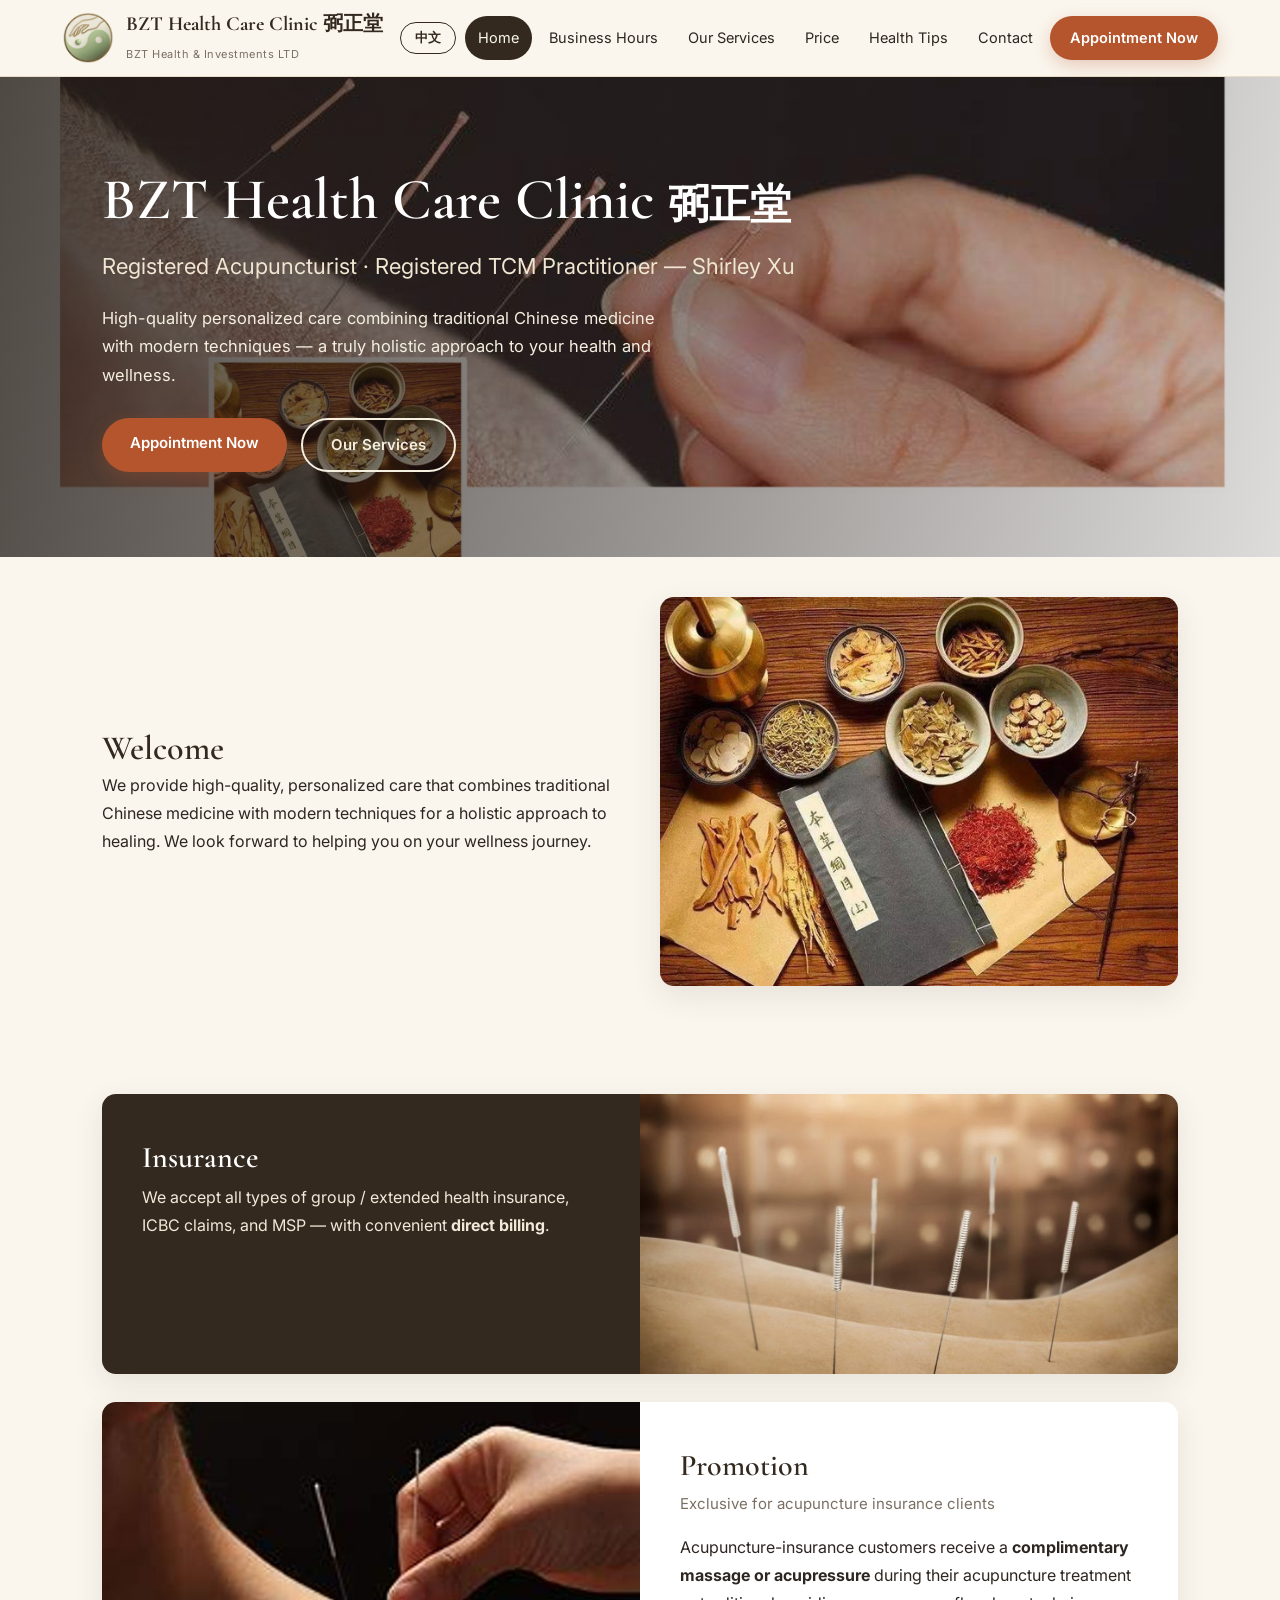
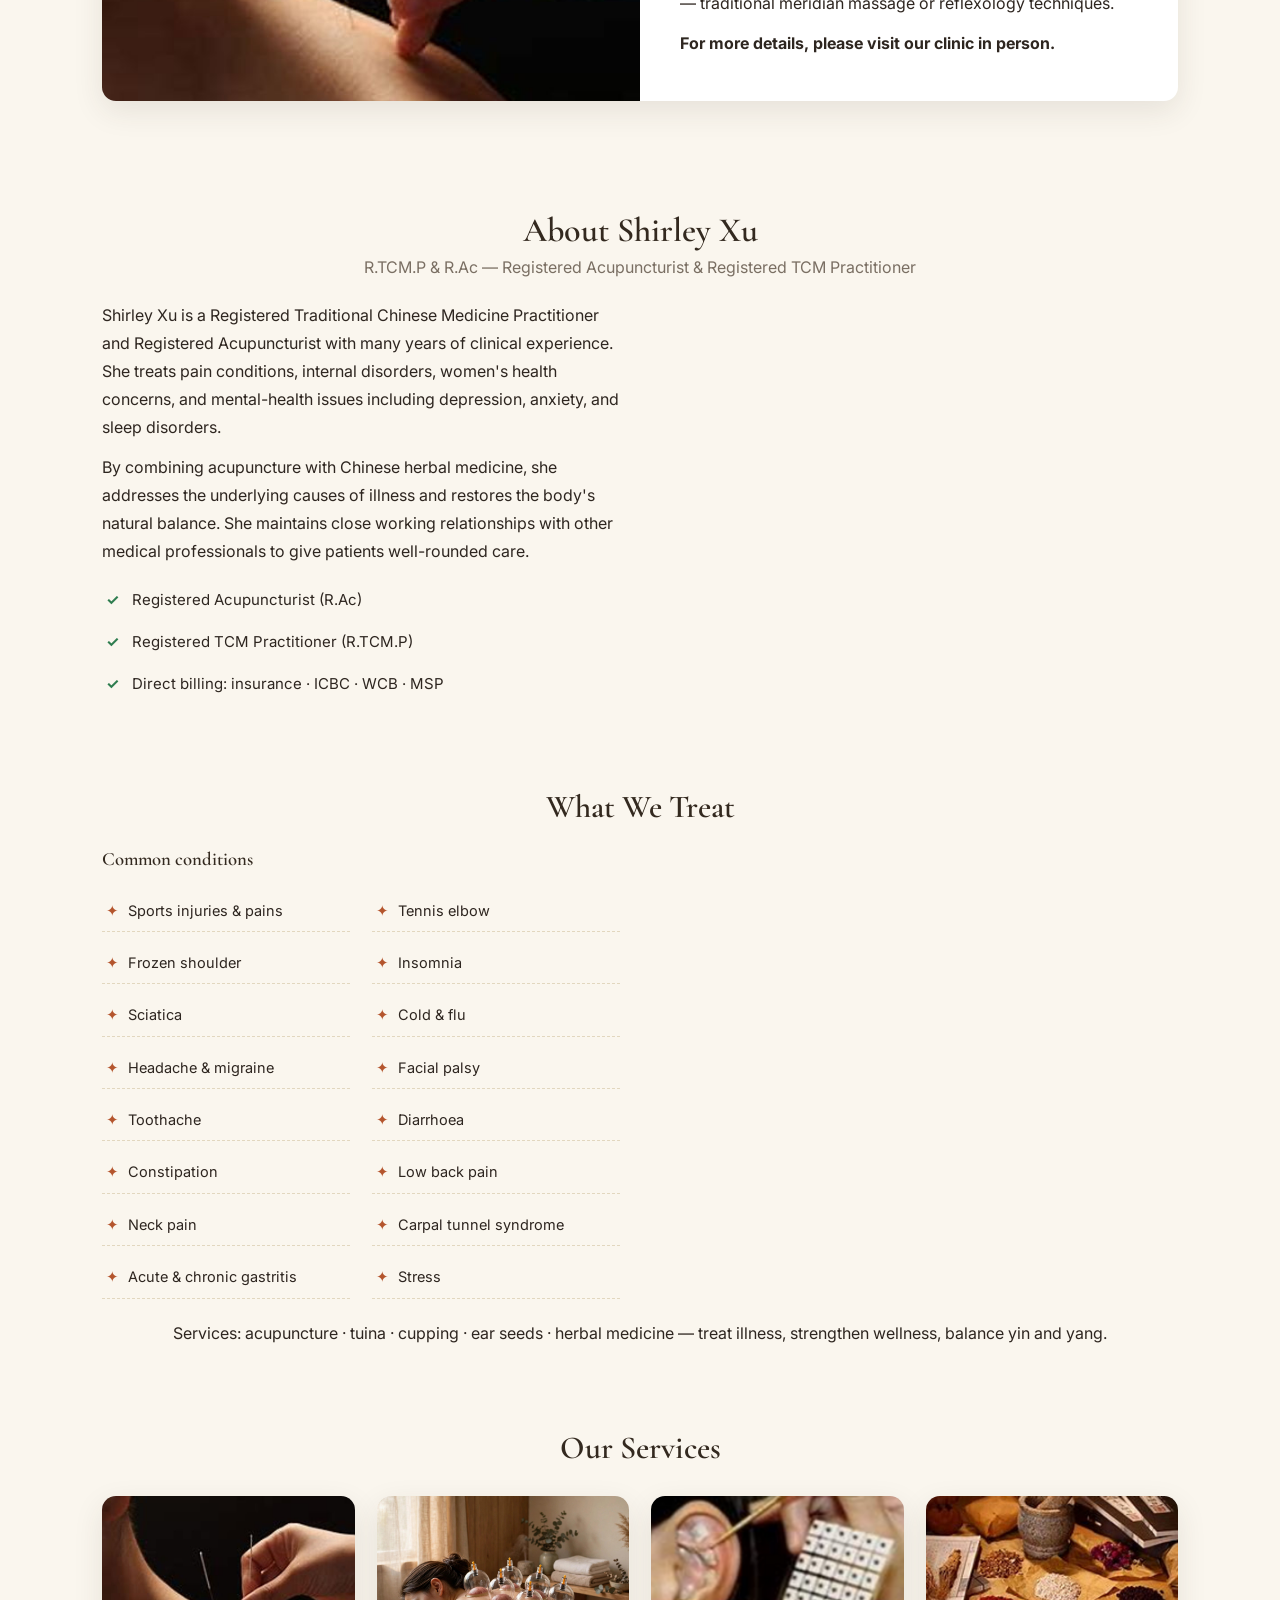
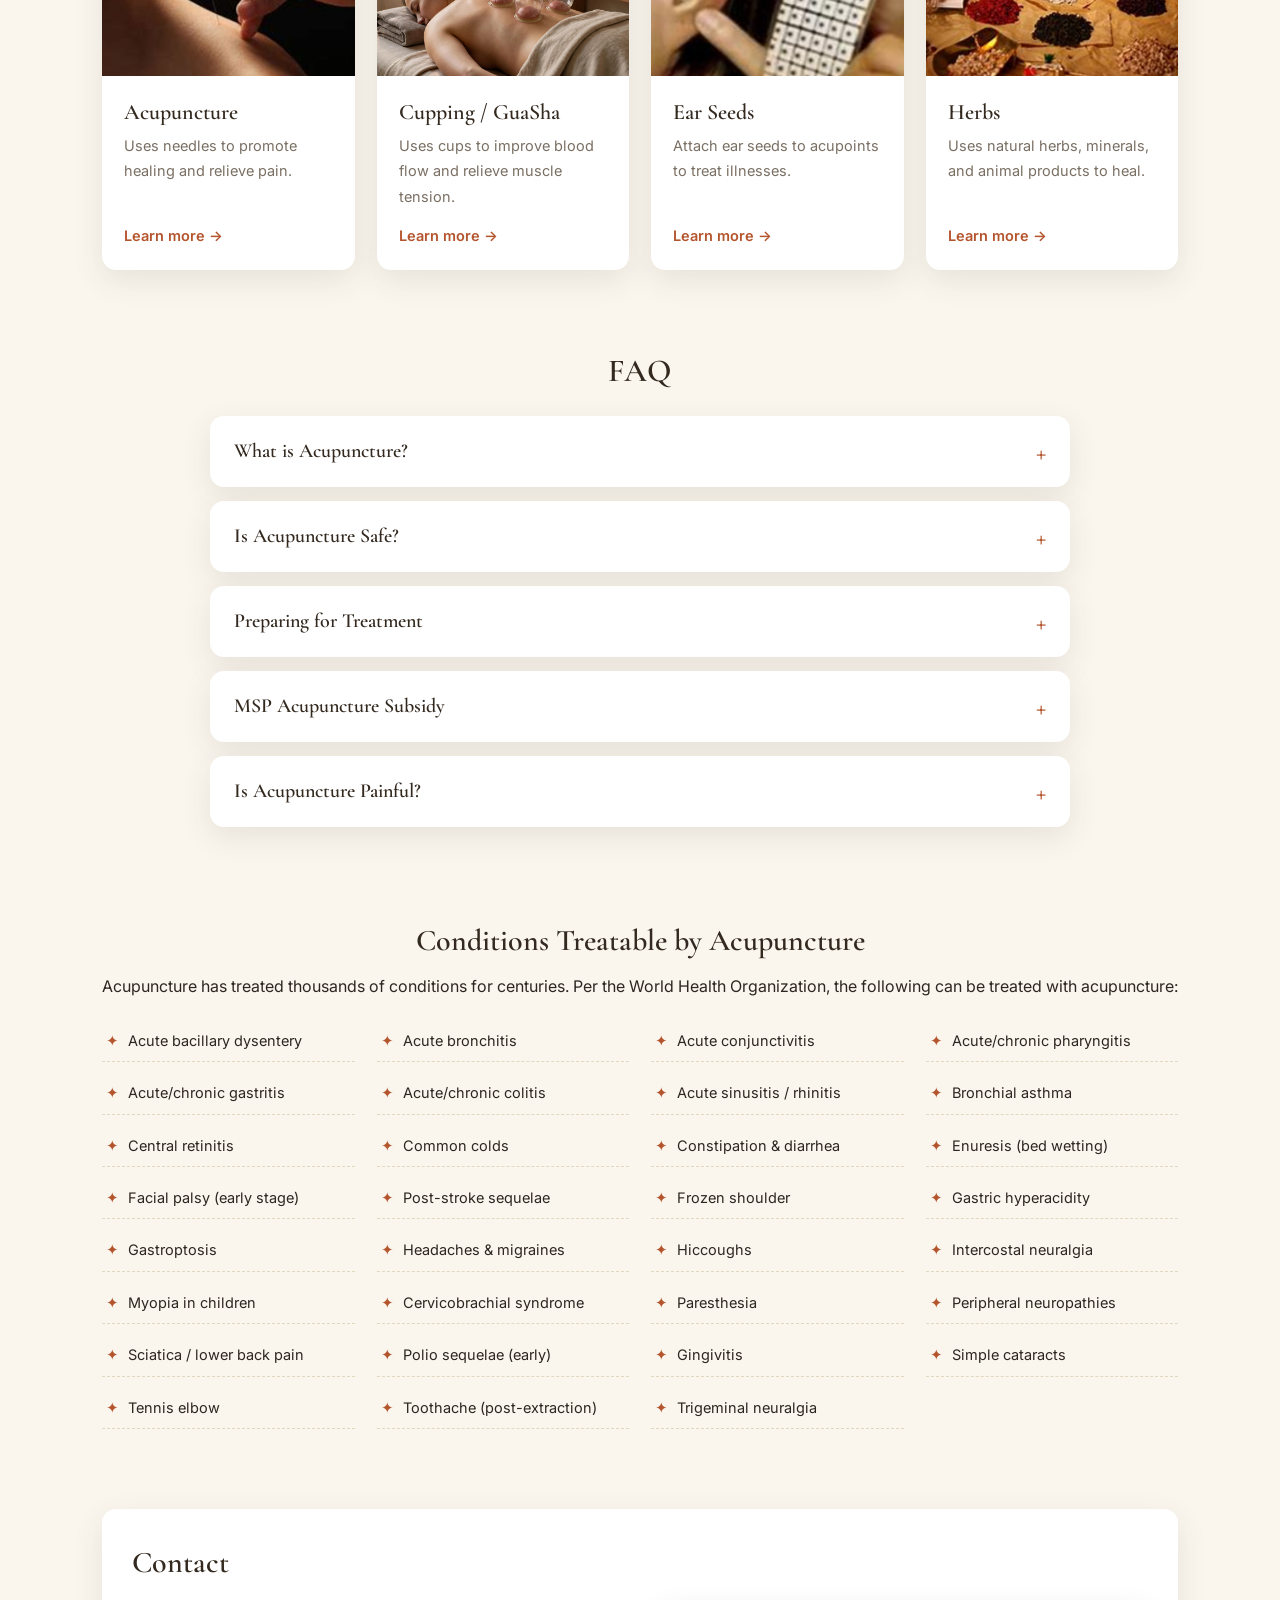
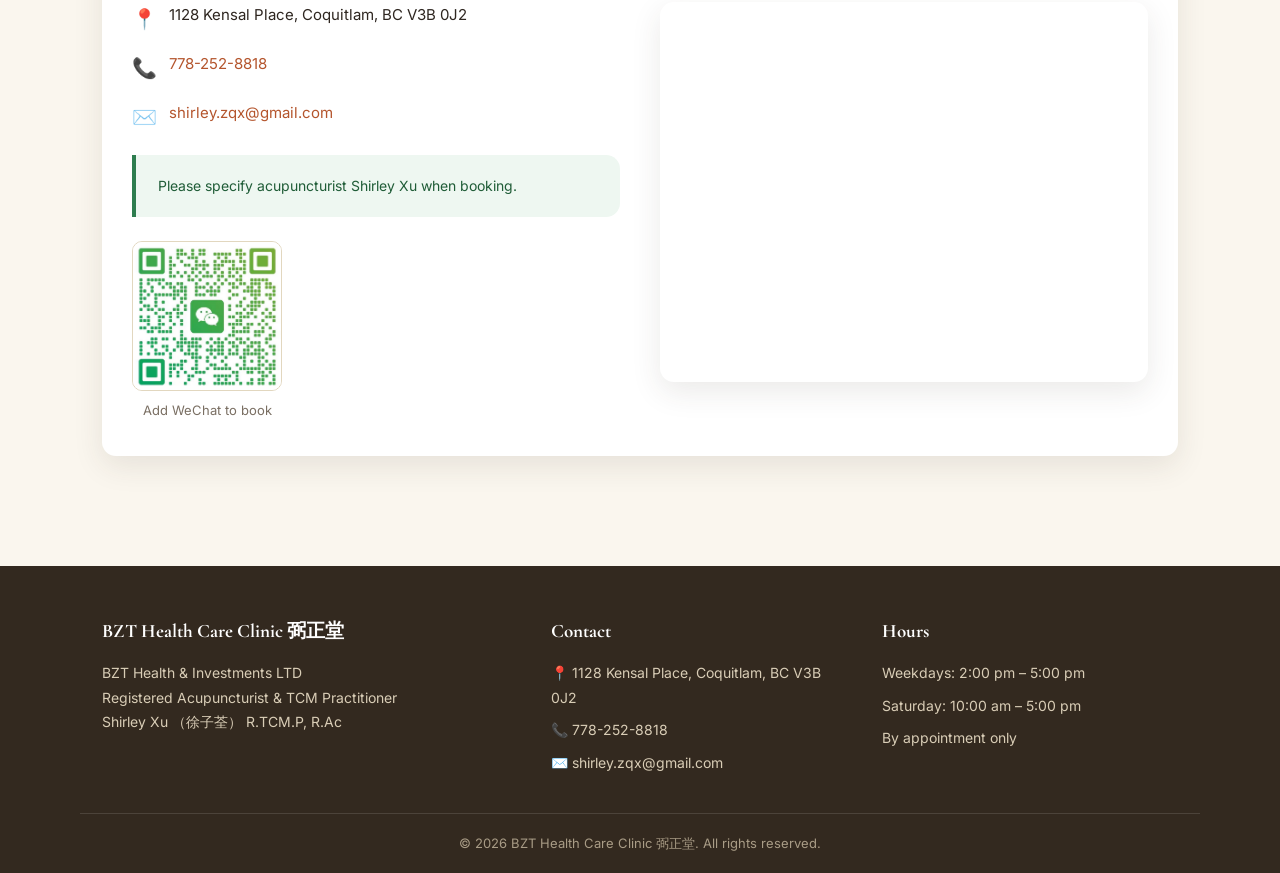
<file: index.html>
<!DOCTYPE html>
<html lang="en">
<head>
<meta charset="UTF-8">
<meta name="viewport" content="width=device-width, initial-scale=1.0">
<title data-title-zh="BZT Health Care Clinic 弼正堂 | 高贵林注册针灸师 徐子荃" data-title-en="BZT Health Care Clinic | Registered Acupuncturist in Coquitlam, BC">BZT Health Care Clinic | Registered Acupuncturist in Coquitlam, BC</title>
<meta name="description" content="BZT Health Care Clinic 弼正堂 — Registered Acupuncturist & TCM Practitioner Shirley Xu in Coquitlam, BC. Acupuncture, cupping, ear seeds, Chinese herbs. Direct billing for insurance, ICBC, MSP.">
<link rel="preconnect" href="https://fonts.googleapis.com">
<link rel="preconnect" href="https://fonts.gstatic.com" crossorigin>
<link href="https://fonts.googleapis.com/css2?family=Cormorant+Garamond:wght@500;600;700&family=Inter:wght@400;500;600;700&display=swap" rel="stylesheet">
<link rel="stylesheet" href="css/style.css">
<link rel="icon" href="images/logo.png">
</head>
<body>

<header class="site-header">
  <div class="header-inner">
    <a class="brand" href="index.html">
      <img src="images/logo.png" alt="BZT Health Care Clinic logo">
      <span><span class="brand-name">BZT Health Care Clinic 弼正堂</span><br><span class="brand-sub">BZT Health &amp; Investments LTD</span></span>
    </a>
    <button class="nav-toggle" aria-label="Menu">☰</button><button class="lang-toggle" type="button">EN</button>
    <nav class="main-nav"><a href="index.html" class="active"><span class="t-en">Home</span><span class="t-zh">首页</span></a><a href="business-hours.html"><span class="t-en">Business Hours</span><span class="t-zh">营业时间</span></a><a href="services.html"><span class="t-en">Our Services</span><span class="t-zh">服务项目</span></a><a href="price.html"><span class="t-en">Price</span><span class="t-zh">价格</span></a><a href="health-tips.html"><span class="t-en">Health Tips</span><span class="t-zh">健康贴士</span></a><a href="contact.html"><span class="t-en">Contact</span><span class="t-zh">联系我们</span></a><a href="contact.html#booking" class="btn" style="padding:9px 20px"><span class="t-en">Appointment Now</span><span class="t-zh">立即预约</span></a></nav>
  </div>
</header>

<section class="hero">
  <div class="hero-inner">
    <h1>BZT Health Care Clinic <span style="font-size:0.7em">弼正堂</span></h1>
    <p class="hero-zh t-zh">注册针灸师 · 注册中医师 — 徐子荃 Shirley Xu</p>
    <p class="hero-zh t-en">Registered Acupuncturist · Registered TCM Practitioner — Shirley Xu</p>
    <p class="lead t-en">High-quality personalized care combining traditional Chinese medicine with modern techniques — a truly holistic approach to your health and wellness.</p>
    <p class="lead t-zh">高品质个性化医疗，融合传统中医与现代技术——全方位守护您的健康。</p>
    <div class="hero-cta">
      <a href="contact.html#booking" class="btn"><span class="t-en">Appointment Now</span><span class="t-zh">立即预约</span></a>
      <a href="services.html" class="btn btn-outline"><span class="t-en">Our Services</span><span class="t-zh">服务项目</span></a>
    </div>
  </div>
</section>

<div class="container">
  <section class="section-sm">
    <div class="two-col" style="align-items:center">
      <div>
        <h2 style="font-size:34px"><span class="t-en">Welcome</span><span class="t-zh">欢迎光临</span></h2>
        <p class="t-en">We provide high-quality, personalized care that combines traditional Chinese medicine with modern techniques for a holistic approach to healing. We look forward to helping you on your wellness journey.</p>
        <p class="zh mt-2 t-zh">我们将传统中医与现代理疗技术相结合，为您提供高品质、个性化的整体健康调理，期待陪伴您的健康之旅。</p>
      </div>
      <div><img class="rounded" src="images/herbs.jpg" alt="Chinese herbs and teas" style="width:100%"></div>
    </div>
  </section>

  <section class="section-sm">
    <div class="split dark">
      <div class="split-body">
        <h2><span class="t-en">Insurance</span><span class="t-zh">保险结算</span></h2>
        <p class="zh-sub zh t-zh">各类团体保险 · ICBC · MSP 直接结算</p>
        <p class="t-en">We accept all types of group / extended health insurance, ICBC claims, and MSP — with convenient <strong>direct billing</strong>.</p>
        <p class="zh mt-2 t-zh">本诊所接受各类公司团体医疗保险、ICBC 车险理赔及 MSP，可直接结算，无需您垫付。</p>
      </div>
      <div class="split-img" style="background-image:url('images/treatment-room.jpg')"></div>
    </div>
    <div class="split">
      <div class="split-img" style="background-image:url('images/svc-acupuncture.jpg')"></div>
      <div class="split-body">
        <h2><span class="t-en">Promotion</span><span class="t-zh">优惠活动</span></h2>
        <p class="zh-sub zh t-zh">针灸保险客户专享</p>
        <p class="zh-sub zh t-en">Exclusive for acupuncture insurance clients</p>
        <p class="t-en">Acupuncture-insurance customers receive a <strong>complimentary massage or acupressure</strong> during their acupuncture treatment — traditional meridian massage or reflexology techniques.</p>
        <p class="mt-2 t-en"><strong>For more details, please visit our clinic in person.</strong></p>
        <p class="zh mt-2 t-zh">针灸保险客户在针灸治疗期间可获赠<strong>推拿或指压</strong>——传统经络推拿或反射疗法。</p>
        <p class="zh mt-2 t-zh">详情欢迎亲临诊所咨询。</p>
      </div>
    </div>
  </section>

  <section class="section-sm">
    <h2 class="center" style="font-size:34px"><span class="t-en">About Shirley Xu</span><span class="t-zh">关于徐子荃</span></h2>
    <p class="center zh t-zh" style="margin-bottom:20px">R.TCM.P &amp; R.Ac — 注册针灸师 &amp; 注册中医师</p>
    <p class="center zh t-en" style="margin-bottom:20px">R.TCM.P &amp; R.Ac — Registered Acupuncturist &amp; Registered TCM Practitioner</p>
    <div class="two-col">
      <div class="t-en">
        <p>Shirley Xu is a Registered Traditional Chinese Medicine Practitioner and Registered Acupuncturist with many years of clinical experience. She treats pain conditions, internal disorders, women's health concerns, and mental-health issues including depression, anxiety, and sleep disorders.</p>
        <p class="mt-2">By combining acupuncture with Chinese herbal medicine, she addresses the underlying causes of illness and restores the body's natural balance. She maintains close working relationships with other medical professionals to give patients well-rounded care.</p>
      </div>
      <div class="t-zh">
        <p class="zh">徐子荃医师是注册中医师及注册针灸师，拥有多年临床经验，擅长治疗各类痛症、内科疾病、妇科疾病，以及抑郁、焦虑、失眠等精神情志问题。</p>
        <p class="zh mt-2">她将针灸与中药相结合，从根本上调理病因、恢复身体平衡，并与多位医疗专业人士保持合作，为患者提供全面的健康照护。</p>
      </div>
    </div>
    <ul class="checklist">
      <li><span class="t-en">Registered Acupuncturist (R.Ac)</span><span class="t-zh">注册针灸师 (R.Ac)</span></li>
      <li><span class="t-en">Registered TCM Practitioner (R.TCM.P)</span><span class="t-zh">注册中医师 (R.TCM.P)</span></li>
      <li><span class="t-en">Direct billing: insurance · ICBC · WCB · MSP</span><span class="t-zh">直接结算：团体保险 · ICBC · WCB · MSP</span></li>
    </ul>
  </section>

  <section class="section-sm">
    <h2 class="center" style="font-size:32px"><span class="t-en">What We Treat</span><span class="t-zh">治疗范围</span></h2>
    <div class="two-col mt-3">
      <div class="t-en">
        <h3>Common conditions</h3>
        <ul class="cond-grid" style="grid-template-columns:1fr 1fr">
          <li>Sports injuries &amp; pains</li><li>Tennis elbow</li><li>Frozen shoulder</li><li>Insomnia</li>
          <li>Sciatica</li><li>Cold &amp; flu</li><li>Headache &amp; migraine</li><li>Facial palsy</li>
          <li>Toothache</li><li>Diarrhoea</li><li>Constipation</li><li>Low back pain</li>
          <li>Neck pain</li><li>Carpal tunnel syndrome</li><li>Acute &amp; chronic gastritis</li><li>Stress</li>
        </ul>
      </div>
      <div class="t-zh">
        <h3>中医治疗范围</h3>
        <ul class="checklist">
          <li><strong>各类痛症</strong>：头痛、牙痛、偏头痛、坐骨神经痛、腰膝痛、颈椎病等</li>
          <li><strong>各类运动损伤</strong>：网球肘、高尔夫球肘、急性腰背扭伤、慢性腰肌劳损、肩周炎等</li>
          <li><strong>内科疾病</strong>：失眠、面瘫、急慢性胃痛、腹泻、便秘</li>
          <li><strong>妇科疾病</strong>：痛经、月经前后不调、更年期综合症</li>
          <li><strong>其他</strong>：针灸减肥、面部美容</li>
        </ul>
      </div>
    </div>
    <p class="center mt-3 zh t-zh">服务包括：针灸 · 穴位推拿 · 拔罐 · 耳针 · 中药 — 有病治病，无病强身，调和阴阳平衡。</p>
    <p class="center mt-3 t-en">Services: acupuncture · tuina · cupping · ear seeds · herbal medicine — treat illness, strengthen wellness, balance yin and yang.</p>
  </section>

  <section class="section-sm">
    <h2 class="center" style="font-size:32px"><span class="t-en">Our Services</span><span class="t-zh">服务项目</span></h2>
    <div class="cards">
      <a class="card" href="service-acupuncture.html">
        <img src="images/svc-acupuncture.jpg" alt="Acupuncture 针灸">
        <div class="card-body"><h3><span class="t-en">Acupuncture</span><span class="t-zh">针灸</span></h3><p class="t-en">Uses needles to promote healing and relieve pain.</p><p class="t-zh">以针刺激穴位，促进愈合、缓解疼痛。</p><span class="card-link"><span class="t-en">Learn more →</span><span class="t-zh">了解更多 →</span></span></div>
      </a>
      <a class="card" href="service-cupping.html">
        <img src="images/svc-cupping.jpg" alt="Cupping 拔罐 / GuaSha 刮痧">
        <div class="card-body"><h3><span class="t-en">Cupping / GuaSha</span><span class="t-zh">拔罐 / 刮痧</span></h3><p class="t-en">Uses cups to improve blood flow and relieve muscle tension.</p><p class="t-zh">改善血液循环，缓解肌肉紧张。</p><span class="card-link"><span class="t-en">Learn more →</span><span class="t-zh">了解更多 →</span></span></div>
      </a>
      <a class="card" href="service-moxibustion.html">
        <img src="images/svc-moxibustion.png" alt="Ear seeds 贴耳豆">
        <div class="card-body"><h3><span class="t-en">Ear Seeds</span><span class="t-zh">贴耳豆</span></h3><p class="t-en">Attach ear seeds to acupoints to treat illnesses.</p><p class="t-zh">耳穴贴压，调理诸疾。</p><span class="card-link"><span class="t-en">Learn more →</span><span class="t-zh">了解更多 →</span></span></div>
      </a>
      <a class="card" href="service-herbs.html">
        <img src="images/svc-herbs.jpg" alt="Herbs 中药">
        <div class="card-body"><h3><span class="t-en">Herbs</span><span class="t-zh">中药</span></h3><p class="t-en">Uses natural herbs, minerals, and animal products to heal.</p><p class="t-zh">天然草药配伍，整体调理。</p><span class="card-link"><span class="t-en">Learn more →</span><span class="t-zh">了解更多 →</span></span></div>
      </a>
    </div>
  </section>

  <section class="section-sm">
    <h2 class="center" style="font-size:32px;margin-bottom:24px"><span class="t-en">FAQ</span><span class="t-zh">常见问题</span></h2>
    <div class="faq">
      <div class="faq-item"><button class="faq-q"><span class="t-en">What is Acupuncture?</span><span class="t-zh">什么是针灸？</span><span class="plus">+</span></button>
        <div class="faq-a"><div class="faq-a-inner">
          <p class="t-en">Acupuncture is a clinical procedure of traditional Chinese medicine with 5000+ years of history. Qi ("chi") circulates through 12 meridians linked to the organs; injury, stress, or strong emotions can block this flow. Sterile needles placed at specific points re-establish the healthy flow of energy.</p>
          <p class="zh mt-2 t-zh">针灸是拥有五千多年历史的中医临床疗法。“气”沿十二经络运行，损伤、压力或情绪波动会阻滞气血运行，无菌针具刺激特定穴位可恢复气的正常运行。</p>
        </div></div></div>
      <div class="faq-item"><button class="faq-q"><span class="t-en">Is Acupuncture Safe?</span><span class="t-zh">针灸安全吗？</span><span class="plus">+</span></button>
        <div class="faq-a"><div class="faq-a-inner">
          <ol class="t-en">
            <li>Only licensed / registered acupuncturists should perform treatment — our practitioner is fully registered.</li>
            <li>We use single-use sterile disposable needles (one needle per person, discarded after use).</li>
            <li>Minor side effects are possible: slight bleeding, a small bruise, or brief soreness/numbness.</li>
            <li>Pregnant patients, or people with bleeding disorders / coagulation dysfunction, should consult a doctor first.</li>
          </ol>
          <p class="zh mt-2 t-zh">请认准注册针灸师；本诊所使用一次性无菌针具（一人一针，用后即弃）；偶有轻微出血、瘀青或短暂酸麻；孕妇及凝血功能障碍者请先咨询医生。</p>
        </div></div></div>
      <div class="faq-item"><button class="faq-q"><span class="t-en">Preparing for Treatment</span><span class="t-zh">治疗前准备</span><span class="plus">+</span></button>
        <div class="faq-a"><div class="faq-a-inner">
          <ul class="t-en">
            <li>Wear loose, comfortable clothing.</li>
            <li>Have a small meal 1–2 hours before — don't come on an empty stomach, overeat, or drink alcohol beforehand.</li>
            <li>Bring relevant medical reports / test results.</li>
            <li>Arrive 5–10 minutes early; please turn off cell phones during treatment.</li>
          </ul>
          <p class="zh mt-2 t-zh">穿宽松衣物；治疗前 1–2 小时少量进食（勿空腹、过饱或饮酒）；携带相关检查报告；提前 5–10 分钟到达；治疗期间请关闭手机。本诊所采用专业消毒措施。</p>
        </div></div></div>
      <div class="faq-item"><button class="faq-q"><span class="t-en">MSP Acupuncture Subsidy</span><span class="t-zh">MSP 针灸补助</span><span class="plus">+</span></button>
        <div class="faq-a"><div class="faq-a-inner">
          <div class="t-en">
          <p>Since 2017, BC residents with an annual net income under CAD $42,000 can apply for an MSP acupuncture subsidy of <strong>$230 per person per year</strong>. Contact the clinic for details, or apply online:</p>
          <p class="mt-2"><a href="https://www2.gov.bc.ca/gov/content/health/health-drug-coverage/msp/bc-residents/benefits/services-covered-by-msp/supplementary-benefits#apply-online" target="_blank" rel="noopener">Apply on the BC government website →</a></p>
          </div>
          <div class="t-zh">
          <p class="zh">2017 年起，年净收入低于 $42,000 的 BC 居民可申请 MSP 针灸补助，每人每年 $230。详情请咨询诊所，或点击链接在线申请：</p>
          <p class="mt-2"><a href="https://www2.gov.bc.ca/gov/content/health/health-drug-coverage/msp/bc-residents/benefits/services-covered-by-msp/supplementary-benefits#apply-online" target="_blank" rel="noopener">BC 省政府网站在线申请 →</a></p>
          </div>
        </div></div></div>
      <div class="faq-item"><button class="faq-q"><span class="t-en">Is Acupuncture Painful?</span><span class="t-zh">针灸痛吗？</span><span class="plus">+</span></button>
        <div class="faq-a"><div class="faq-a-inner">
          <p class="t-en">Acupuncture is essentially painless. You may feel a slight tingling, tugging, or soreness on insertion that passes quickly. A heavy, sore, or tingling sensation during treatment ("deqi") is normal — most people feel deep comfort and relaxation afterward.</p>
          <p class="zh mt-2 t-zh">针灸基本无痛，进针时或有轻微酸麻胀感、转瞬即逝；治疗中的酸胀麻属正常“得气”反应，治疗后多感身心放松舒适。</p>
        </div></div></div>
    </div>
  </section>

  <section class="section-sm">
    <h2 class="center" style="font-size:30px"><span class="t-en">Conditions Treatable by Acupuncture</span><span class="t-zh">针灸可治疗的病症（WHO）</span></h2>
    <p class="center zh mt-2 t-zh">针灸已用于治疗数千种病症数百年。根据世界卫生组织，以下病症可用针灸治疗：</p>
    <p class="center mt-2 t-en">Acupuncture has treated thousands of conditions for centuries. Per the World Health Organization, the following can be treated with acupuncture:</p>
    <ul class="cond-grid mt-3">
      <li><span class="t-en">Acute bacillary dysentery</span><span class="t-zh">急性细菌性痢疾</span></li><li><span class="t-en">Acute bronchitis</span><span class="t-zh">急性支气管炎</span></li>
      <li><span class="t-en">Acute conjunctivitis</span><span class="t-zh">急性结膜炎</span></li><li><span class="t-en">Acute/chronic pharyngitis</span><span class="t-zh">急性/慢性咽炎</span></li>
      <li><span class="t-en">Acute/chronic gastritis</span><span class="t-zh">急性/慢性胃炎</span></li><li><span class="t-en">Acute/chronic colitis</span><span class="t-zh">急性/慢性结肠炎</span></li>
      <li><span class="t-en">Acute sinusitis / rhinitis</span><span class="t-zh">急性鼻窦炎、鼻炎</span></li><li><span class="t-en">Bronchial asthma</span><span class="t-zh">支气管哮喘</span></li>
      <li><span class="t-en">Central retinitis</span><span class="t-zh">中央性视网膜炎</span></li><li><span class="t-en">Common colds</span><span class="t-zh">普通感冒</span></li>
      <li><span class="t-en">Constipation &amp; diarrhea</span><span class="t-zh">便秘和腹泻</span></li><li><span class="t-en">Enuresis (bed wetting)</span><span class="t-zh">遗尿</span></li>
      <li><span class="t-en">Facial palsy (early stage)</span><span class="t-zh">面瘫（早期）</span></li><li><span class="t-en">Post-stroke sequelae</span><span class="t-zh">中风后遗症</span></li>
      <li><span class="t-en">Frozen shoulder</span><span class="t-zh">肩周炎</span></li><li><span class="t-en">Gastric hyperacidity</span><span class="t-zh">胃酸过多</span></li>
      <li><span class="t-en">Gastroptosis</span><span class="t-zh">胃下垂</span></li><li><span class="t-en">Headaches &amp; migraines</span><span class="t-zh">头痛偏头痛</span></li>
      <li><span class="t-en">Hiccoughs</span><span class="t-zh">打嗝</span></li><li><span class="t-en">Intercostal neuralgia</span><span class="t-zh">肋间神经痛</span></li>
      <li><span class="t-en">Myopia in children</span><span class="t-zh">儿童近视</span></li><li><span class="t-en">Cervicobrachial syndrome</span><span class="t-zh">颈臂综合征</span></li>
      <li><span class="t-en">Paresthesia</span><span class="t-zh">感觉异常</span></li><li><span class="t-en">Peripheral neuropathies</span><span class="t-zh">周围神经病变</span></li>
      <li><span class="t-en">Sciatica / lower back pain</span><span class="t-zh">坐骨神经痛/腰痛</span></li><li><span class="t-en">Polio sequelae (early)</span><span class="t-zh">小儿麻痹后遗症</span></li>
      <li><span class="t-en">Gingivitis</span><span class="t-zh">牙龈炎</span></li><li><span class="t-en">Simple cataracts</span><span class="t-zh">单纯性白内障</span></li>
      <li><span class="t-en">Tennis elbow</span><span class="t-zh">网球肘</span></li><li><span class="t-en">Toothache (post-extraction)</span><span class="t-zh">牙痛（拔牙后）</span></li>
      <li><span class="t-en">Trigeminal neuralgia</span><span class="t-zh">三叉神经痛</span></li>
    </ul>
  </section>

  <section class="section-sm">
    <div class="contact-card">
      <h2 style="font-size:30px"><span class="t-en">Contact</span><span class="t-zh">联系我们</span></h2>
      <div class="two-col mt-3">
        <div>
          <div class="contact-row"><span class="icon">📍</span><span>1128 Kensal Place, Coquitlam, BC V3B 0J2</span></div>
          <div class="contact-row"><span class="icon">📞</span><a href="tel:+17782528818">778-252-8818</a></div>
          <div class="contact-row"><span class="icon">✉️</span><a href="mailto:shirley.zqx@gmail.com">shirley.zqx@gmail.com</a></div>
          <div class="alert-green mt-3"><span class="t-zh">预约请指定针灸师 Shirley Xu</span><span class="t-en" style="font-weight:400;font-size:14px">Please specify acupuncturist Shirley Xu when booking.</span></div>
          <div class="qr-row">
            <div class="qr-box"><img src="images/wechat-qr.png" alt="WeChat QR code"><p><span class="t-zh">加微信预约</span><span class="t-en">Add WeChat to book</span></p></div>
          </div>
        </div>
        <div class="map-wrap" style="margin-top:0"><iframe title="Clinic map" loading="lazy" src="https://www.google.com/maps?q=1128+Kensal+Place,+Coquitlam,+BC+V3B+0J2&output=embed"></iframe></div>
      </div>
    </div>
  </section>
</div>

<footer class="site-footer">
  <div class="footer-inner">
    <div>
      <h4>BZT Health Care Clinic 弼正堂</h4>
      <p>BZT Health &amp; Investments LTD<br><span class="t-en">Registered Acupuncturist &amp; TCM Practitioner</span><span class="t-zh">注册针灸师 &amp; 注册中医师</span><br>Shirley Xu （徐子荃） R.TCM.P, R.Ac</p>
    </div>
    <div>
      <h4><span class="t-en">Contact</span><span class="t-zh">联系</span></h4>
      <ul>
        <li>📍 1128 Kensal Place, Coquitlam, BC V3B 0J2</li>
        <li>📞 <a href="tel:+17782528818">778-252-8818</a></li>
        <li>✉️ <a href="mailto:shirley.zqx@gmail.com">shirley.zqx@gmail.com</a></li>
      </ul>
    </div>
    <div>
      <h4><span class="t-en">Hours</span><span class="t-zh">营业时间</span></h4>
      <ul>
        <li><span class="t-en">Weekdays</span><span class="t-zh">工作日</span>: 2:00 pm – 5:00 pm</li>
        <li><span class="t-en">Saturday</span><span class="t-zh">周六</span>: 10:00 am – 5:00 pm</li>
        <li><span class="t-en">By appointment only</span><span class="t-zh">仅限预约</span></li>
      </ul>
    </div>
  </div>
  <div class="footer-bottom">© <span id="year">2026</span> BZT Health Care Clinic 弼正堂. <span class="t-en">All rights reserved.</span><span class="t-zh">版权所有。</span></div>
</footer>

<script src="js/main.js"></script>
</body>
</html>
</file>
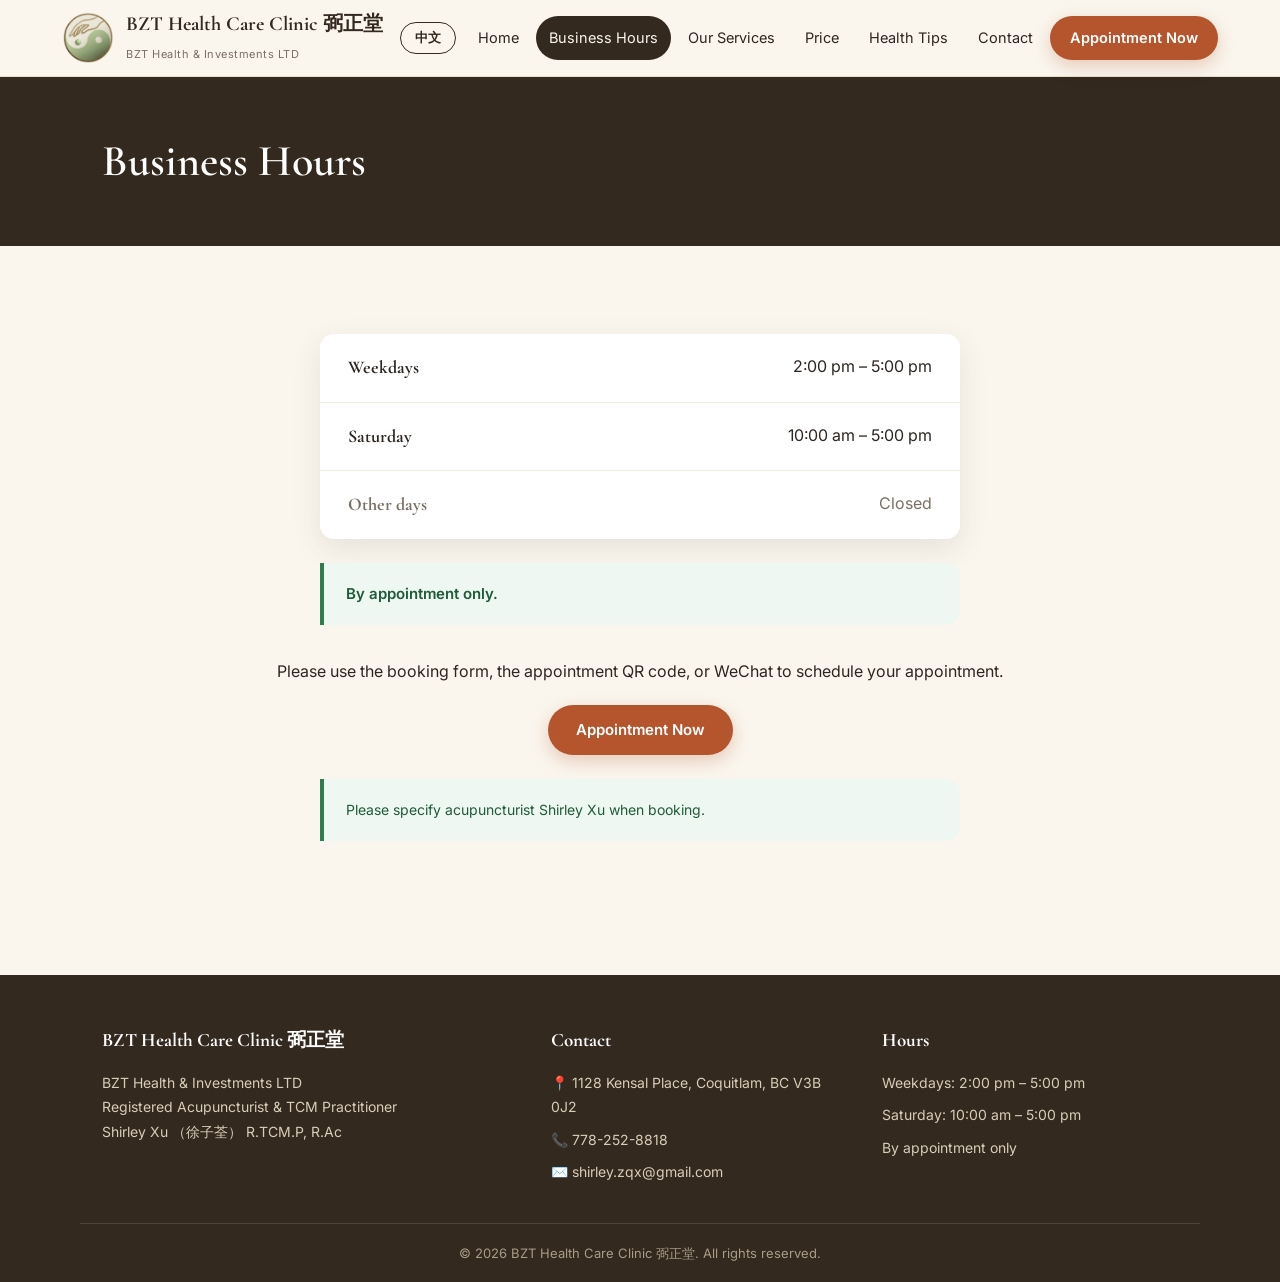
<file: business-hours.html>
<!DOCTYPE html>
<html lang="en">
<head>
<meta charset="UTF-8">
<meta name="viewport" content="width=device-width, initial-scale=1.0">
<title data-title-zh="营业时间 | BZT Health Care Clinic 弼正堂" data-title-en="Business Hours | BZT Health Care Clinic">Business Hours | BZT Health Care Clinic</title>
<meta name="description" content="BZT Health Care Clinic business hours: Weekdays 2–5pm, Saturday 10am–5pm. By appointment only.">
<link rel="preconnect" href="https://fonts.googleapis.com">
<link rel="preconnect" href="https://fonts.gstatic.com" crossorigin>
<link href="https://fonts.googleapis.com/css2?family=Cormorant+Garamond:wght@500;600;700&family=Inter:wght@400;500;600;700&display=swap" rel="stylesheet">
<link rel="stylesheet" href="css/style.css">
<link rel="icon" href="images/logo.png">
</head>
<body>
<header class="site-header">
  <div class="header-inner">
    <a class="brand" href="index.html">
      <img src="images/logo.png" alt="BZT Health Care Clinic logo">
      <span><span class="brand-name">BZT Health Care Clinic 弼正堂</span><br><span class="brand-sub">BZT Health &amp; Investments LTD</span></span>
    </a>
    <button class="nav-toggle" aria-label="Menu">☰</button><button class="lang-toggle" type="button">EN</button>
    <nav class="main-nav"><a href="index.html"><span class="t-en">Home</span><span class="t-zh">首页</span></a><a href="business-hours.html" class="active"><span class="t-en">Business Hours</span><span class="t-zh">营业时间</span></a><a href="services.html"><span class="t-en">Our Services</span><span class="t-zh">服务项目</span></a><a href="price.html"><span class="t-en">Price</span><span class="t-zh">价格</span></a><a href="health-tips.html"><span class="t-en">Health Tips</span><span class="t-zh">健康贴士</span></a><a href="contact.html"><span class="t-en">Contact</span><span class="t-zh">联系我们</span></a><a href="contact.html#booking" class="btn" style="padding:9px 20px"><span class="t-en">Appointment Now</span><span class="t-zh">立即预约</span></a></nav>
  </div>
</header>

<section class="page-hero">
  <div class="container">
    <h1><span class="t-en">Business Hours</span><span class="t-zh">营业时间</span></h1>
  </div>
</section>

<div class="container">
  <section class="section">
    <div class="hours-table">
      <div class="hours-row"><span class="day"><span class="t-en">Weekdays</span><span class="t-zh">工作日</span></span><span>2:00 pm – 5:00 pm</span></div>
      <div class="hours-row"><span class="day"><span class="t-en">Saturday</span><span class="t-zh">周六</span></span><span>10:00 am – 5:00 pm</span></div>
      <div class="hours-row closed"><span class="day"><span class="t-en">Other days</span><span class="t-zh">其他时间</span></span><span><span class="t-en">Closed</span><span class="t-zh">休息</span></span></div>
    </div>
    <div class="alert-green" style="max-width:640px;margin:24px auto 0">
      <span class="t-en">By appointment only.</span><span class="t-zh">仅限预约。</span>
    </div>
    <p class="center mt-4 t-en">Please use the booking form, the appointment QR code, or WeChat to schedule your appointment.</p>
    <p class="center mt-4 t-zh">请使用预约表单、预约二维码或微信预约，我们期待与您见面！</p>
    <p class="center mt-3"><a href="contact.html#booking" class="btn"><span class="t-en">Appointment Now</span><span class="t-zh">立即预约</span></a></p>
    <div class="alert-green" style="max-width:640px;margin:24px auto 0"><span class="t-zh">预约请指定针灸师 Shirley Xu</span><span class="t-en" style="font-weight:400;font-size:14px">Please specify acupuncturist Shirley Xu when booking.</span></div>
  </section>
</div>

<footer class="site-footer">
  <div class="footer-inner">
    <div>
      <h4>BZT Health Care Clinic 弼正堂</h4>
      <p>BZT Health &amp; Investments LTD<br><span class="t-en">Registered Acupuncturist &amp; TCM Practitioner</span><span class="t-zh">注册针灸师 &amp; 注册中医师</span><br>Shirley Xu （徐子荃） R.TCM.P, R.Ac</p>
    </div>
    <div>
      <h4><span class="t-en">Contact</span><span class="t-zh">联系</span></h4>
      <ul>
        <li>📍 1128 Kensal Place, Coquitlam, BC V3B 0J2</li>
        <li>📞 <a href="tel:+17782528818">778-252-8818</a></li>
        <li>✉️ <a href="mailto:shirley.zqx@gmail.com">shirley.zqx@gmail.com</a></li>
      </ul>
    </div>
    <div>
      <h4><span class="t-en">Hours</span><span class="t-zh">营业时间</span></h4>
      <ul>
        <li><span class="t-en">Weekdays</span><span class="t-zh">工作日</span>: 2:00 pm – 5:00 pm</li>
        <li><span class="t-en">Saturday</span><span class="t-zh">周六</span>: 10:00 am – 5:00 pm</li>
        <li><span class="t-en">By appointment only</span><span class="t-zh">仅限预约</span></li>
      </ul>
    </div>
  </div>
  <div class="footer-bottom">© <span id="year">2026</span> BZT Health Care Clinic 弼正堂. <span class="t-en">All rights reserved.</span><span class="t-zh">版权所有。</span></div>
</footer>
<script src="js/main.js"></script>
</body>
</html>
</file>
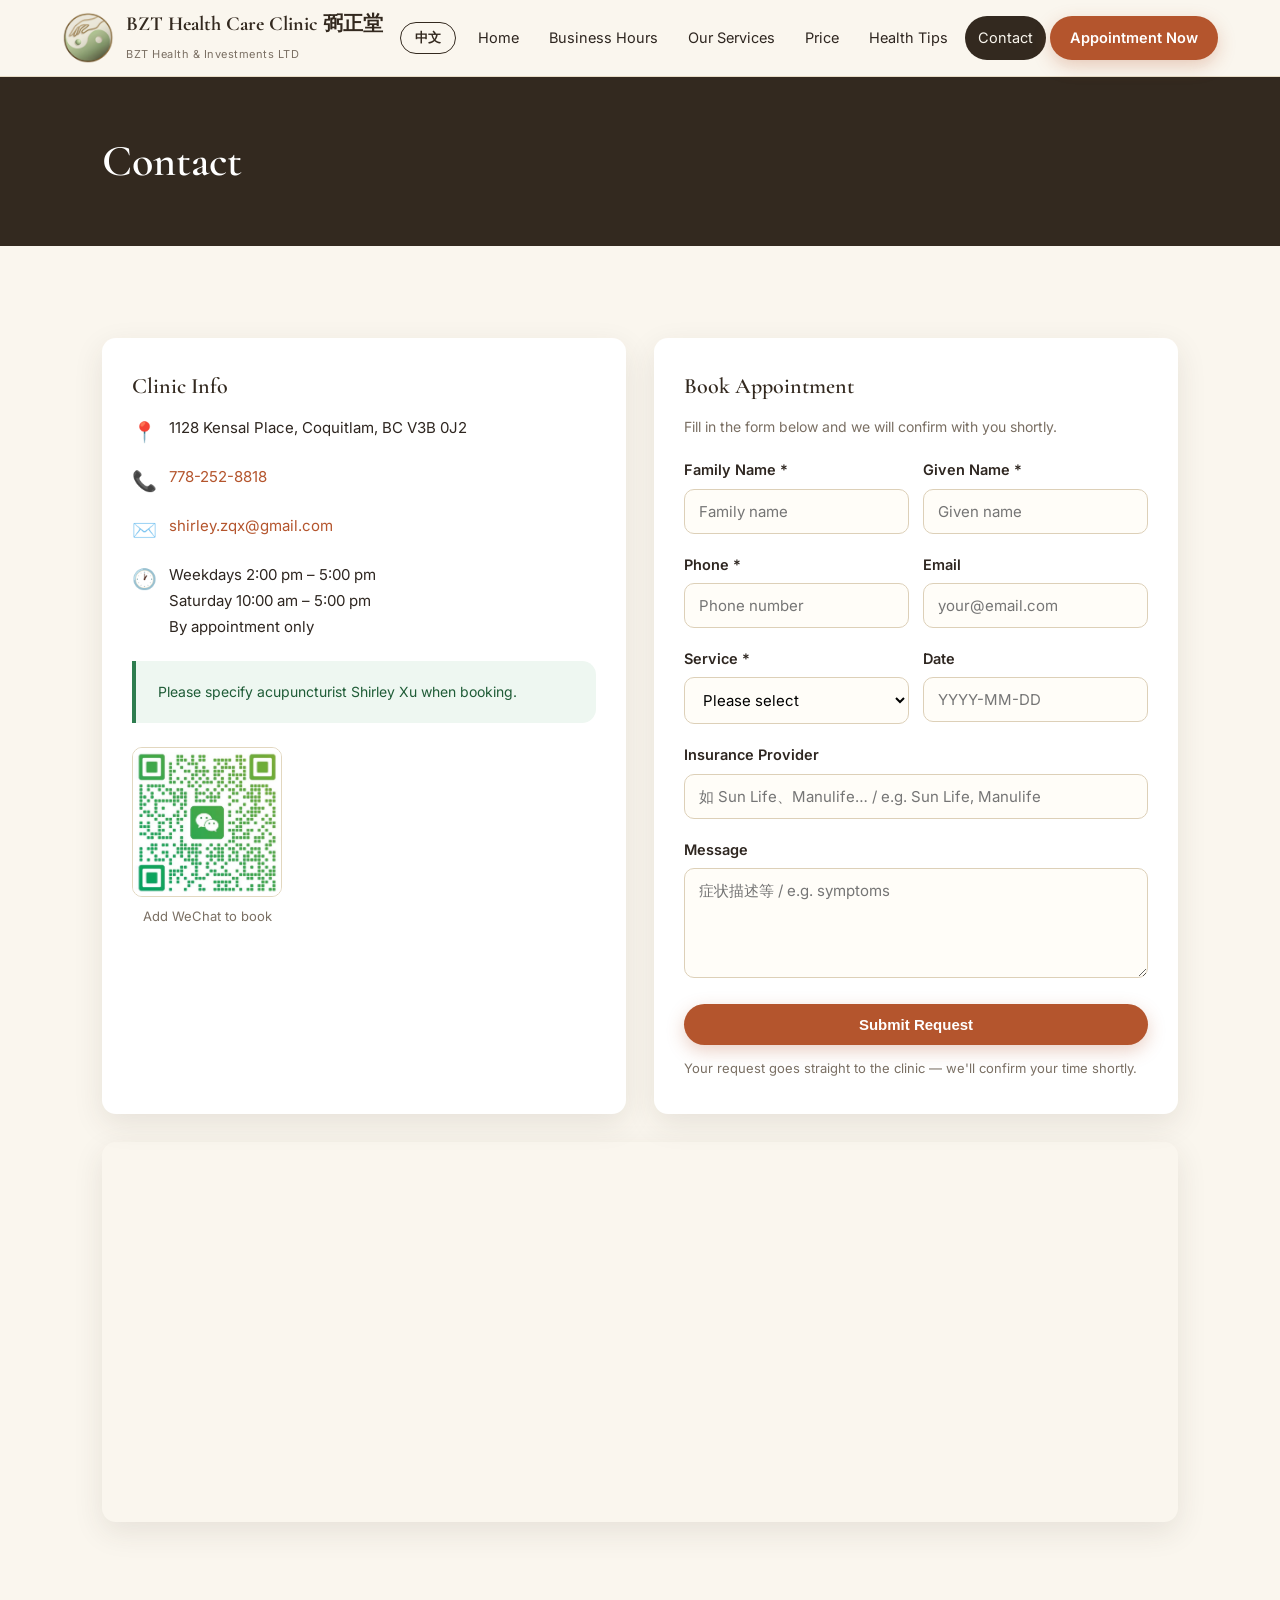
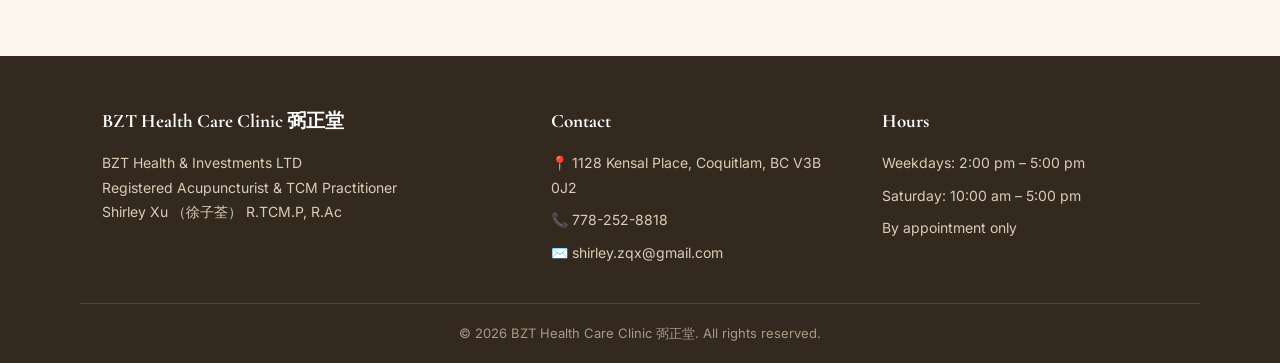
<file: contact.html>
<!DOCTYPE html>
<html lang="en">
<head>
<meta charset="UTF-8">
<meta name="viewport" content="width=device-width, initial-scale=1.0">
<title data-title-zh="联系我们 | BZT Health Care Clinic 弼正堂" data-title-en="Contact | BZT Health Care Clinic">Contact | BZT Health Care Clinic</title>
<meta name="description" content="Book an appointment at BZT Health Care Clinic, Coquitlam BC. Call 778-252-8818 or use the online booking form.">
<link rel="preconnect" href="https://fonts.googleapis.com"><link rel="preconnect" href="https://fonts.gstatic.com" crossorigin>
<link href="https://fonts.googleapis.com/css2?family=Cormorant+Garamond:wght@500;600;700&family=Inter:wght@400;500;600;700&display=swap" rel="stylesheet">
<link rel="stylesheet" href="css/style.css"><link rel="icon" href="images/logo.png">
</head>
<body>
<header class="site-header"><div class="header-inner">
<a class="brand" href="index.html"><img src="images/logo.png" alt="logo"><span><span class="brand-name">BZT Health Care Clinic 弼正堂</span><br><span class="brand-sub">BZT Health &amp; Investments LTD</span></span></a>
<button class="nav-toggle" aria-label="Menu">☰</button><button class="lang-toggle" type="button">EN</button>
<nav class="main-nav"><a href="index.html"><span class="t-en">Home</span><span class="t-zh">首页</span></a><a href="business-hours.html"><span class="t-en">Business Hours</span><span class="t-zh">营业时间</span></a><a href="services.html"><span class="t-en">Our Services</span><span class="t-zh">服务项目</span></a><a href="price.html"><span class="t-en">Price</span><span class="t-zh">价格</span></a><a href="health-tips.html"><span class="t-en">Health Tips</span><span class="t-zh">健康贴士</span></a><a href="contact.html" class="active"><span class="t-en">Contact</span><span class="t-zh">联系我们</span></a><a href="#booking" class="btn" style="padding:9px 20px"><span class="t-en">Appointment Now</span><span class="t-zh">立即预约</span></a></nav>
</div></header>
<section class="page-hero"><div class="container"><h1><span class="t-en">Contact</span><span class="t-zh">联系我们</span></h1></div></section>

<div class="container"><section class="section">
<div class="contact-grid">
<div class="contact-card">
<h3><span class="t-en">Clinic Info</span><span class="t-zh">诊所信息</span></h3>
<div class="contact-row"><span class="icon">📍</span><span>1128 Kensal Place, Coquitlam, BC V3B 0J2</span></div>
<div class="contact-row"><span class="icon">📞</span><a href="tel:+17782528818">778-252-8818</a></div>
<div class="contact-row"><span class="icon">✉️</span><a href="mailto:shirley.zqx@gmail.com">shirley.zqx@gmail.com</a></div>
<div class="contact-row"><span class="icon">🕐</span><span><span class="t-en">Weekdays</span><span class="t-zh">工作日</span> 2:00 pm – 5:00 pm<br><span class="t-en">Saturday</span><span class="t-zh">周六</span> 10:00 am – 5:00 pm<br><span class="t-en">By appointment only</span><span class="t-zh">仅限预约</span></span></div>
<div class="alert-green mt-3"><span class="t-zh">预约请指定针灸师 Shirley Xu</span><span class="t-en" style="font-weight:400;font-size:14px">Please specify acupuncturist Shirley Xu when booking.</span></div>
<div class="qr-row">
<div class="qr-box"><img src="images/wechat-qr.png" alt="WeChat QR code"><p><span class="t-zh">加微信预约</span><span class="t-en">Add WeChat to book</span></p></div>
</div>
</div>

<div class="contact-card" id="booking">
<h3><span class="t-en">Book Appointment</span><span class="t-zh">在线预约</span></h3>
<p class="t-zh" style="font-size:14px;margin-bottom:18px;color:var(--muted)">填写下表预约，我们会尽快与您确认。</p>
<p class="t-en" style="font-size:14px;margin-bottom:18px;color:var(--muted)">Fill in the form below and we will confirm with you shortly.</p>
<div class="form-success" id="form-success"><span class="t-zh">✓ 预约已发送！我们会尽快与您联系确认。</span><span class="t-en" style="font-weight:400">✓ Your request was sent. We'll confirm with you shortly.</span></div>
<div class="form-success" id="form-error" style="display:none;background:#fdf0ec;border-color:#c0392b;color:#922b21"><span class="t-zh">发送失败，请稍后重试或直接致电 778-252-8818。</span><span class="t-en" style="font-weight:400">Something went wrong — please try again or call us.</span></div>
<form id="booking-form" action="https://formsubmit.co/ajax/0cdf8e8a65b988237429596dffce6fe9" method="POST">
<input type="hidden" name="_subject" value="新的预约请求 New booking request">
<input type="hidden" name="_template" value="table">
<input type="hidden" name="_captcha" value="false">
<input type="text" name="_honey" style="display:none">
<div class="form-row">
<div class="form-group"><label for="lastname"><span class="t-zh">姓</span><span class="t-en">Family Name</span> *</label><input id="lastname" name="姓 Family Name" type="text" required data-ph-zh="姓" data-ph-en="Family name" placeholder="姓"></div>
<div class="form-group"><label for="firstname"><span class="t-zh">名</span><span class="t-en">Given Name</span> *</label><input id="firstname" name="名 Given Name" type="text" required data-ph-zh="名" data-ph-en="Given name" placeholder="名"></div>
</div>
<div class="form-row">
<div class="form-group"><label for="phone"><span class="t-zh">电话</span><span class="t-en">Phone</span> *</label><input id="phone" name="电话 Phone" type="tel" required data-ph-zh="联系电话" data-ph-en="Phone number" placeholder="联系电话"></div>
<div class="form-group"><label for="email"><span class="t-zh">邮箱</span><span class="t-en">Email</span></label><input id="email" name="邮箱 Email" type="email" data-ph-zh="您的邮箱" data-ph-en="your@email.com" placeholder="your@email.com"></div>
</div>
<div class="form-row">
<div class="form-group"><label for="service"><span class="t-zh">预约项目</span><span class="t-en">Service</span> *</label>
<select id="service" name="预约项目 Service" required>
<option value="" data-text-zh="请选择" data-text-en="Please select">请选择</option>
<option>针灸 Acupuncture</option><option>拔罐/刮痧 Cupping / GuaSha</option>
<option>贴耳豆 Ear Seeds</option><option>中药 Herbs</option><option>面部美容 Facial</option><option>其他 Other</option>
</select></div>
<div class="form-group"><label for="date"><span class="t-zh">日期</span><span class="t-en">Date</span></label><input id="date" name="日期 Date" type="text" inputmode="numeric" placeholder="YYYY-MM-DD" maxlength="10" autocomplete="off"><p class="date-error" id="date-error" style="display:none;color:#c0392b;font-size:14px;margin-top:6px"><span class="t-zh">日期不对，请按 年年年年-月月-日日 填写，例如 2026-12-05。</span><span class="t-en" style="font-weight:400">Please enter the date as YYYY-MM-DD, e.g. 2026-12-05.</span></p></div>
</div>
<div class="form-group"><label for="insurance"><span class="t-zh">保险公司</span><span class="t-en">Insurance Provider</span></label><input id="insurance" name="保险公司 Insurance Provider" type="text" placeholder="如 Sun Life、Manulife… / e.g. Sun Life, Manulife"></div>
<div class="form-group"><label for="message"><span class="t-zh">留言</span><span class="t-en">Message</span></label><textarea id="message" name="留言 Message" placeholder="症状描述等 / e.g. symptoms"></textarea></div>
<button type="submit" class="btn" style="width:100%" data-text-zh="提交预约" data-text-en="Submit Request">提交预约</button>
<p class="form-note t-zh">提交后预约请求将直接发送至诊所邮箱，我们会尽快与您确认时间。</p><p class="form-note t-en">Your request goes straight to the clinic — we'll confirm your time shortly.</p>
</form>
</div>
</div>

<div class="map-wrap"><iframe title="Clinic map" loading="lazy" src="https://www.google.com/maps?q=1128+Kensal+Place,+Coquitlam,+BC+V3B+0J2&output=embed"></iframe></div>
</section></div>

<footer class="site-footer">
  <div class="footer-inner">
    <div>
      <h4>BZT Health Care Clinic 弼正堂</h4>
      <p>BZT Health &amp; Investments LTD<br><span class="t-en">Registered Acupuncturist &amp; TCM Practitioner</span><span class="t-zh">注册针灸师 &amp; 注册中医师</span><br>Shirley Xu （徐子荃） R.TCM.P, R.Ac</p>
    </div>
    <div>
      <h4><span class="t-en">Contact</span><span class="t-zh">联系</span></h4>
      <ul>
        <li>📍 1128 Kensal Place, Coquitlam, BC V3B 0J2</li>
        <li>📞 <a href="tel:+17782528818">778-252-8818</a></li>
        <li>✉️ <a href="mailto:shirley.zqx@gmail.com">shirley.zqx@gmail.com</a></li>
      </ul>
    </div>
    <div>
      <h4><span class="t-en">Hours</span><span class="t-zh">营业时间</span></h4>
      <ul>
        <li><span class="t-en">Weekdays</span><span class="t-zh">工作日</span>: 2:00 pm – 5:00 pm</li>
        <li><span class="t-en">Saturday</span><span class="t-zh">周六</span>: 10:00 am – 5:00 pm</li>
        <li><span class="t-en">By appointment only</span><span class="t-zh">仅限预约</span></li>
      </ul>
    </div>
  </div>
  <div class="footer-bottom">© <span id="year">2026</span> BZT Health Care Clinic 弼正堂. <span class="t-en">All rights reserved.</span><span class="t-zh">版权所有。</span></div>
</footer>
<script src="js/main.js"></script></body></html>
</file>
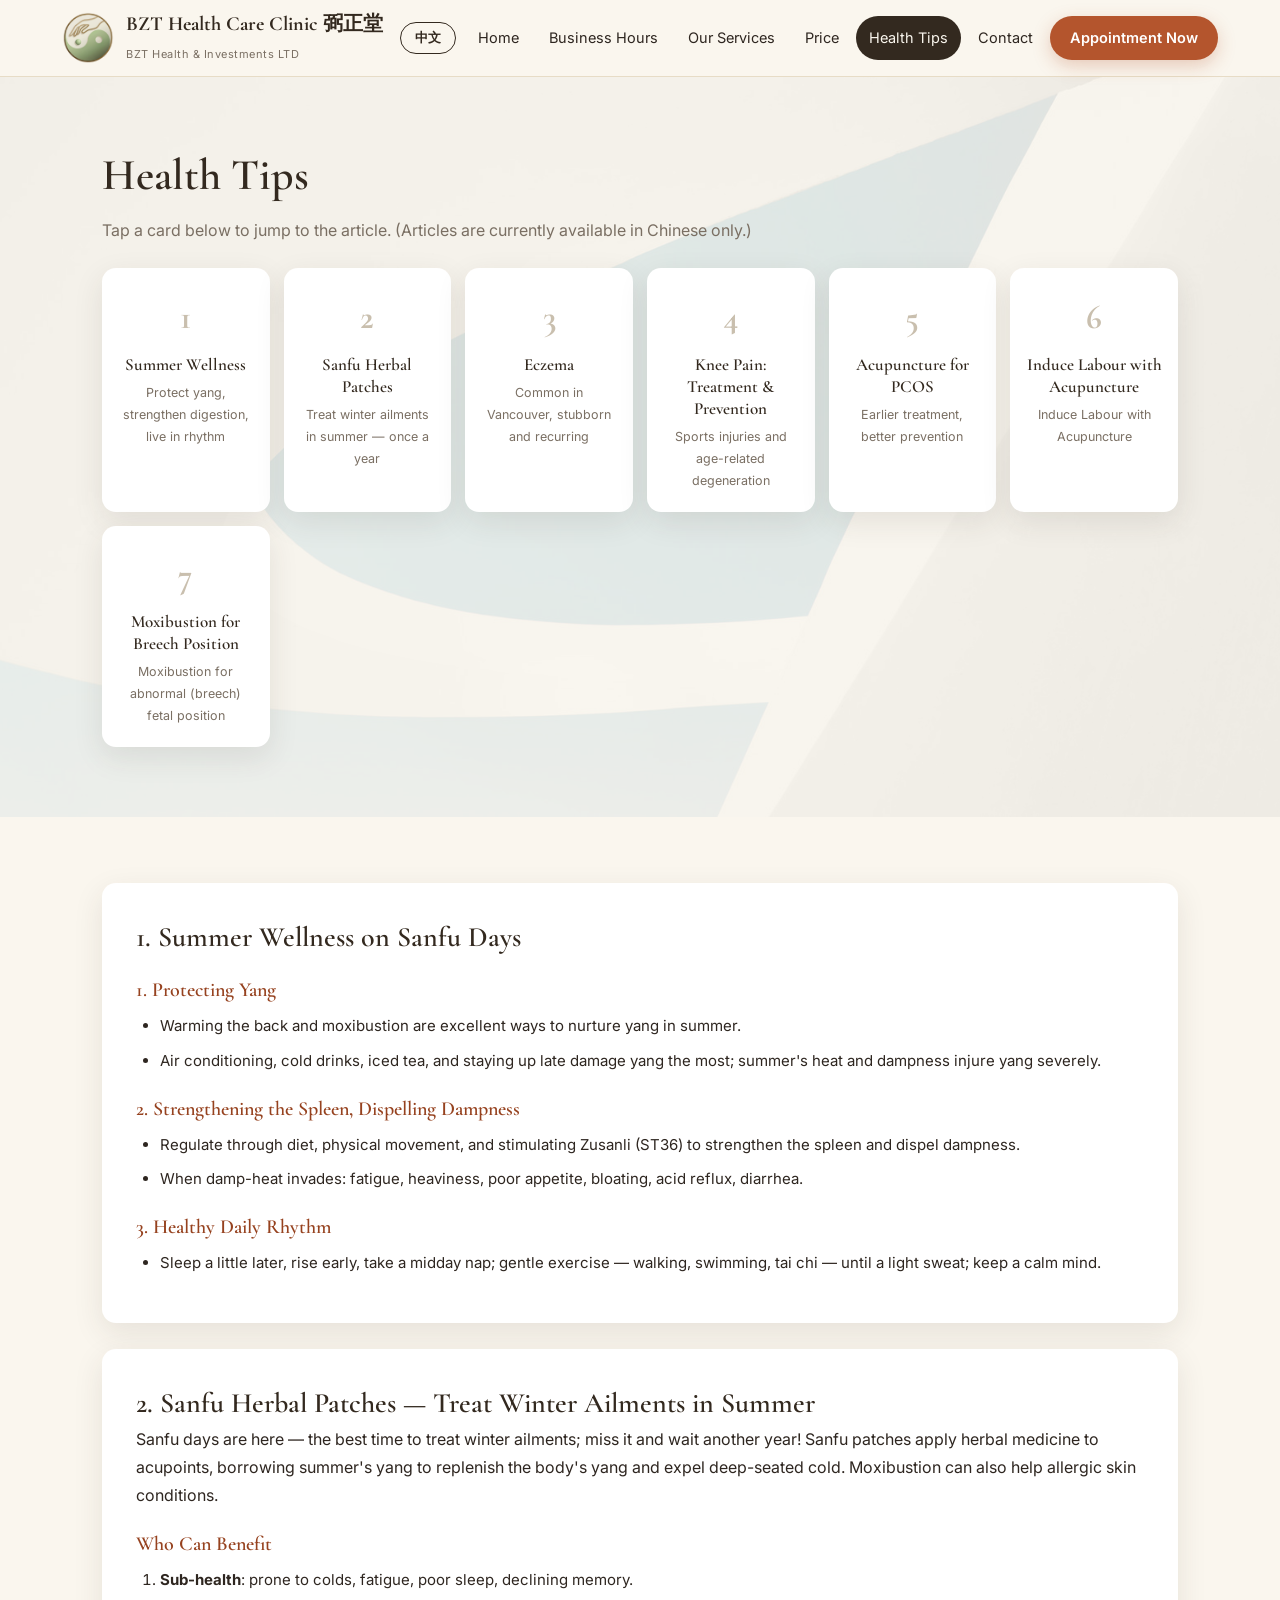
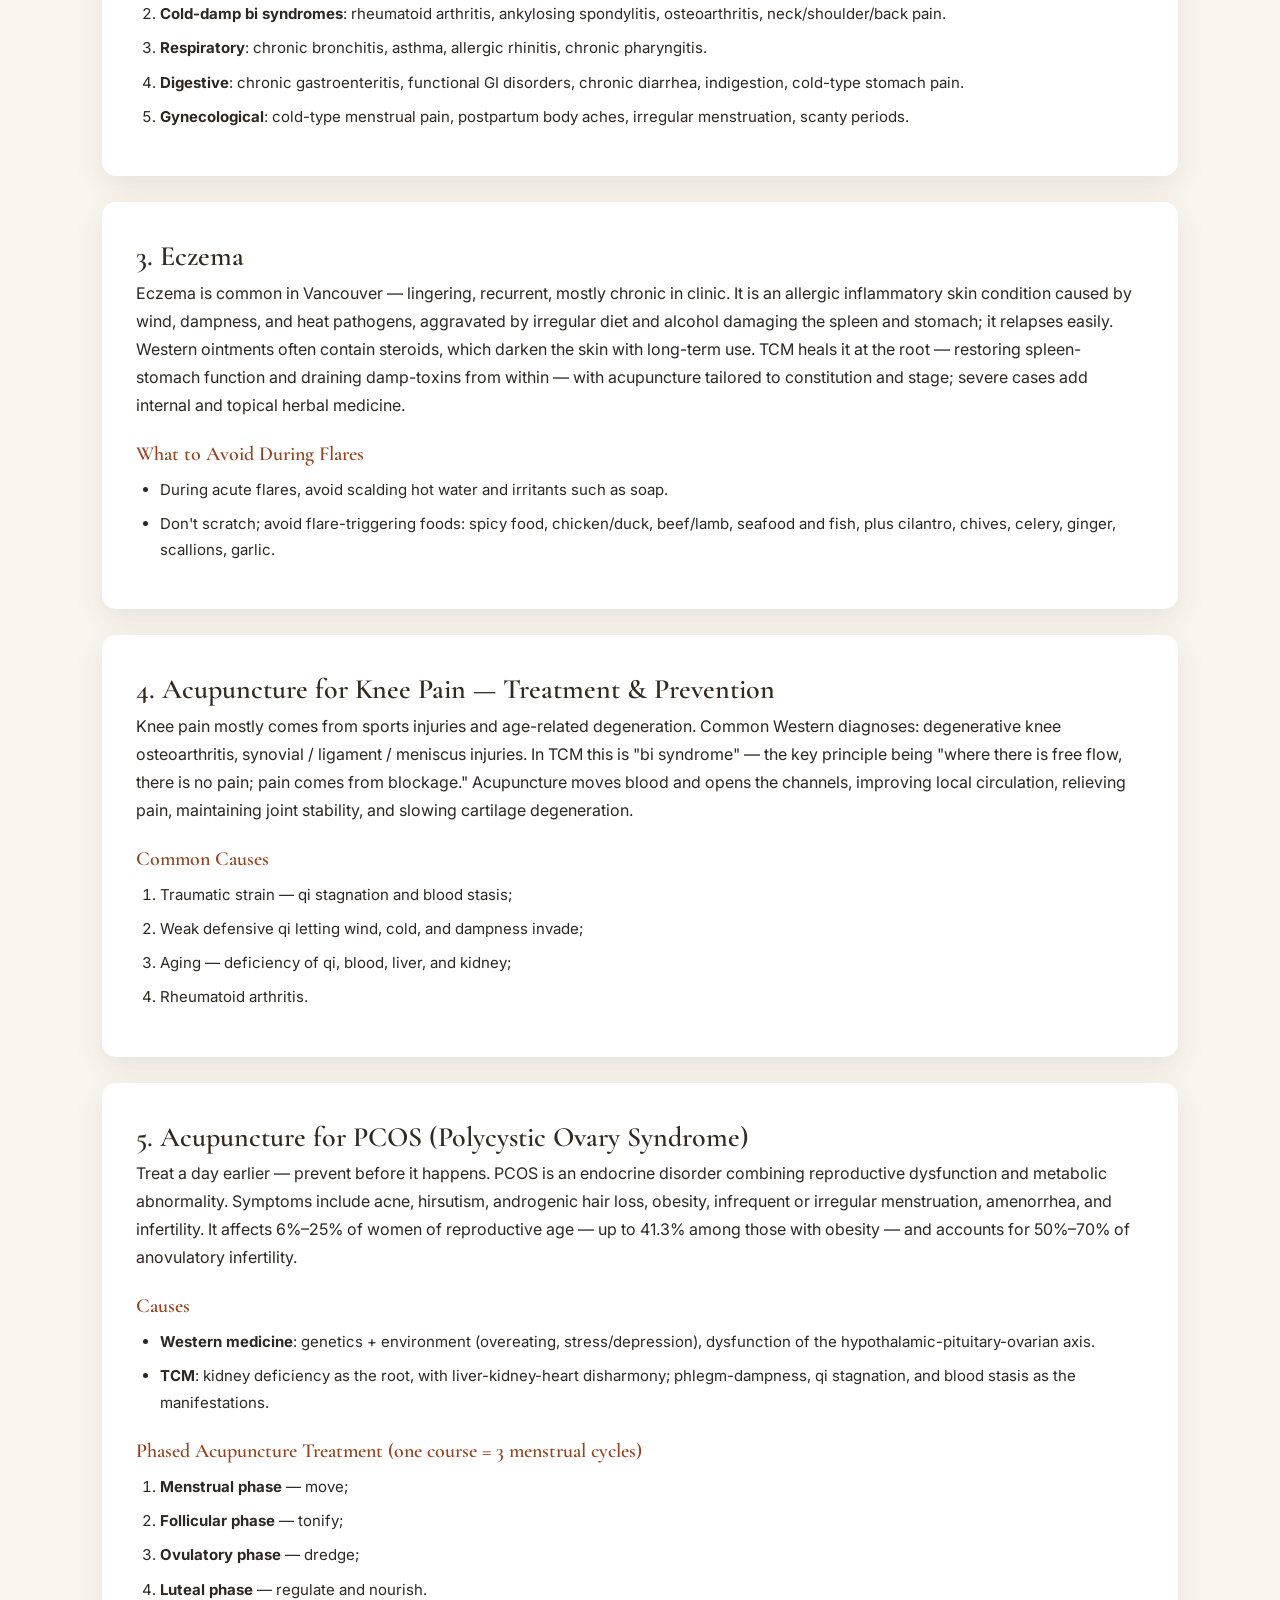
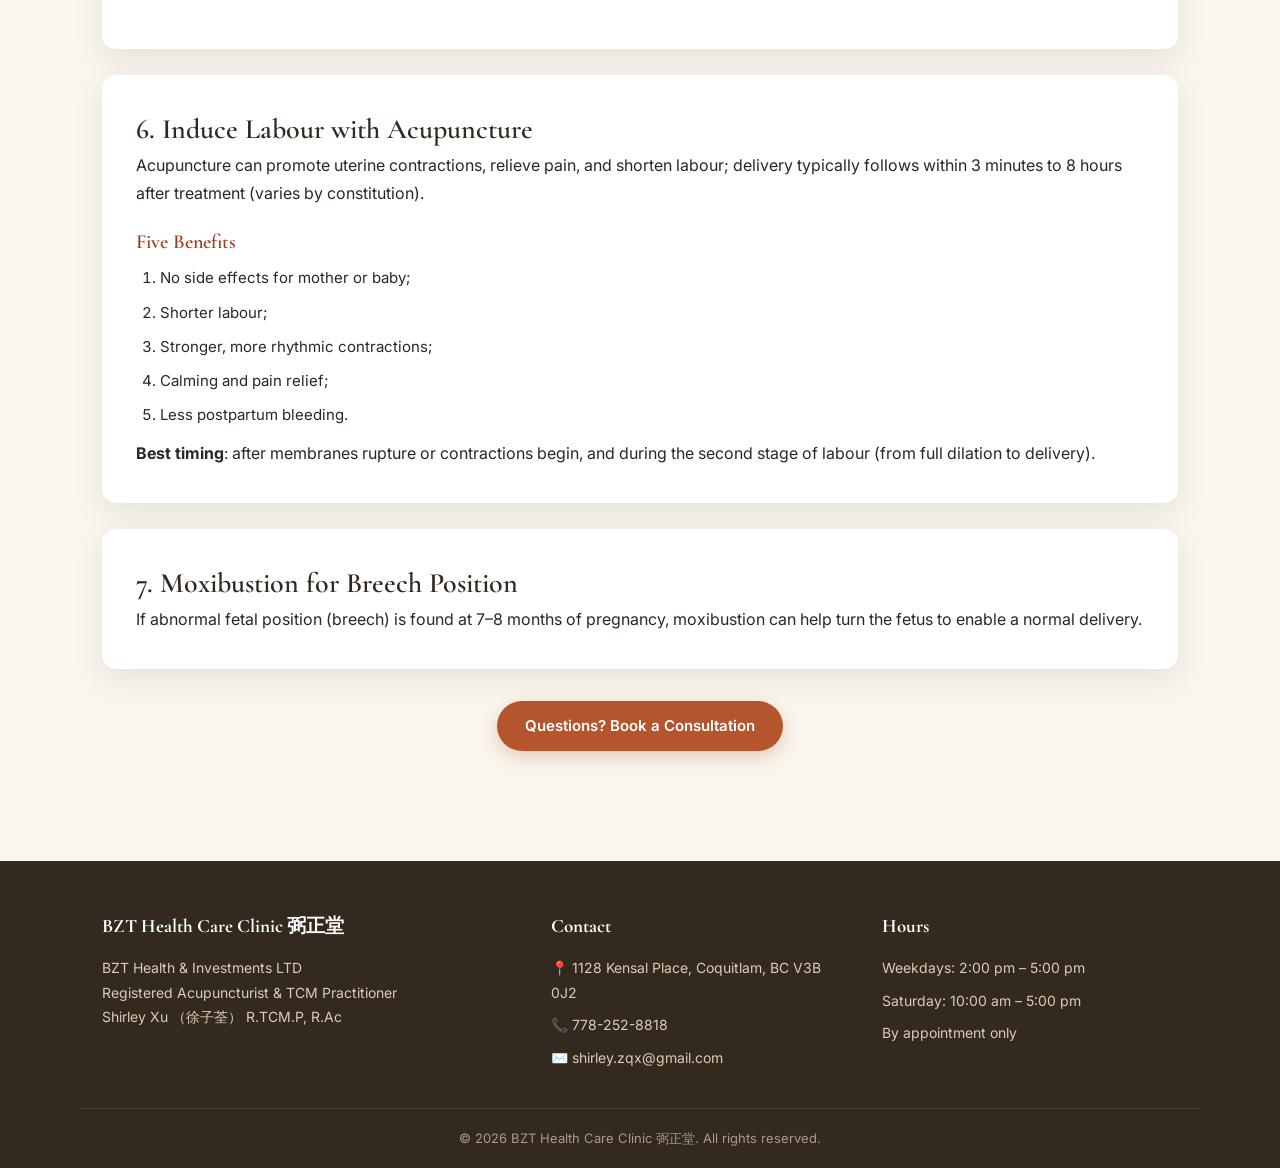
<file: health-tips.html>
<!DOCTYPE html>
<html lang="zh">
<head>
<meta charset="UTF-8">
<meta name="viewport" content="width=device-width, initial-scale=1.0">
<title data-title-zh="健康贴士 | BZT Health Care Clinic 弼正堂" data-title-en="Health Tips | BZT Health Care Clinic">Health Tips | BZT Health Care Clinic</title>
<meta name="description" content="中医养生知识：三伏天养生、三伏贴、湿疹、膝痛、多囊卵巢综合征、针灸催产、胎位异常。">
<link rel="preconnect" href="https://fonts.googleapis.com"><link rel="preconnect" href="https://fonts.gstatic.com" crossorigin>
<link href="https://fonts.googleapis.com/css2?family=Cormorant+Garamond:wght@500;600;700&family=Inter:wght@400;500;600;700&display=swap" rel="stylesheet">
<link rel="stylesheet" href="css/style.css"><link rel="icon" href="images/logo.png">
</head>
<body>
<header class="site-header"><div class="header-inner">
<a class="brand" href="index.html"><img src="images/logo.png" alt="logo"><span><span class="brand-name">BZT Health Care Clinic 弼正堂</span><br><span class="brand-sub">BZT Health &amp; Investments LTD</span></span></a>
<button class="nav-toggle" aria-label="Menu">☰</button><button class="lang-toggle" type="button">EN</button>
<nav class="main-nav"><a href="index.html"><span class="t-en">Home</span><span class="t-zh">首页</span></a><a href="business-hours.html"><span class="t-en">Business Hours</span><span class="t-zh">营业时间</span></a><a href="services.html"><span class="t-en">Our Services</span><span class="t-zh">服务项目</span></a><a href="price.html"><span class="t-en">Price</span><span class="t-zh">价格</span></a><a href="health-tips.html" class="active"><span class="t-en">Health Tips</span><span class="t-zh">健康贴士</span></a><a href="contact.html"><span class="t-en">Contact</span><span class="t-zh">联系我们</span></a><a href="contact.html#booking" class="btn" style="padding:9px 20px"><span class="t-en">Appointment Now</span><span class="t-zh">立即预约</span></a></nav>
</div></header>

<section class="tips-hero"><div class="container">
<h1 style="font-size:clamp(30px,4vw,44px)"><span class="t-zh">健康贴士</span><span class="t-en">Health Tips</span></h1>
<p class="t-zh mt-2" style="color:var(--muted)">点击下方卡片直达对应文章</p>
<p class="t-en mt-2" style="color:var(--muted)">Tap a card below to jump to the article. (Articles are currently available in Chinese only.)</p>
<div class="tip-cards">
<a class="tip-card" href="#tip1"><span class="num">1</span><h3><span class="t-zh">三伏天养生</span><span class="t-en">Summer Wellness</span></h3><p><span class="t-zh">顾护阳气、健脾祛湿、合理起居</span><span class="t-en">Protect yang, strengthen digestion, live in rhythm</span></p></a>
<a class="tip-card" href="#tip2"><span class="num">2</span><h3><span class="t-zh">三伏贴</span><span class="t-en">Sanfu Herbal Patches</span></h3><p><span class="t-zh">冬病夏治好时机，错过等一年</span><span class="t-en">Treat winter ailments in summer — once a year</span></p></a>
<a class="tip-card" href="#tip3"><span class="num">3</span><h3><span class="t-zh">湿疹</span><span class="t-en">Eczema</span></h3><p><span class="t-zh">温哥华常见病，反复缠绵</span><span class="t-en">Common in Vancouver, stubborn and recurring</span></p></a>
<a class="tip-card" href="#tip4"><span class="num">4</span><h3><span class="t-zh">膝痛的针灸治疗及预防</span><span class="t-en">Knee Pain: Treatment & Prevention</span></h3><p><span class="t-zh">运动损伤、年老体衰</span><span class="t-en">Sports injuries and age-related degeneration</span></p></a>
<a class="tip-card" href="#tip5"><span class="num">5</span><h3><span class="t-zh">针灸治疗多囊卵巢综合征</span><span class="t-en">Acupuncture for PCOS</span></h3><p><span class="t-zh">早一天治疗，防范于未然</span><span class="t-en">Earlier treatment, better prevention</span></p></a>
<a class="tip-card" href="#tip6"><span class="num">6</span><h3><span class="t-zh">针灸催产</span><span class="t-en">Induce Labour with Acupuncture</span></h3><p><span class="t-zh">Induce Labour with Acupuncture</span><span class="t-en">Induce Labour with Acupuncture</span></p></a>
<a class="tip-card" href="#tip7"><span class="num">7</span><h3><span class="t-zh">针灸转胎</span><span class="t-en">Moxibustion for Breech Position</span></h3><p><span class="t-zh">胎位异常（臀位）的艾灸转胎</span><span class="t-en">Moxibustion for abnormal (breech) fetal position</span></p></a>
</div></div></section>

<div class="container"><section class="section-sm">

<article class="article" id="tip1">
<div class="t-zh">
<h2>1. 三伏天养生</h2>
<h3>一、顾护阳气</h3>
<ul><li>温通背部、艾灸是夏季养阳的好方法。</li><li>空调、冷饮、冰镇茶、熬夜最伤阳气；夏季暑湿伤阳最重。</li></ul>
<h3>二、健脾祛湿</h3>
<ul><li>饮食调理、肢体运动、刺激足三里穴健脾祛湿。</li><li>湿热内侵则见疲倦、身重、食欲不振、腹胀、反酸、腹泻。</li></ul>
<h3>三、合理起居</h3>
<ul><li>晚睡早起、午间小憩；散步、游泳、太极等轻运动至微微汗出；保持心态平和。</li></ul>
</div>
<div class="t-en">
<h2>1. Summer Wellness on Sanfu Days</h2>
<h3>1. Protecting Yang</h3>
<ul><li>Warming the back and moxibustion are excellent ways to nurture yang in summer.</li><li>Air conditioning, cold drinks, iced tea, and staying up late damage yang the most; summer's heat and dampness injure yang severely.</li></ul>
<h3>2. Strengthening the Spleen, Dispelling Dampness</h3>
<ul><li>Regulate through diet, physical movement, and stimulating Zusanli (ST36) to strengthen the spleen and dispel dampness.</li><li>When damp-heat invades: fatigue, heaviness, poor appetite, bloating, acid reflux, diarrhea.</li></ul>
<h3>3. Healthy Daily Rhythm</h3>
<ul><li>Sleep a little later, rise early, take a midday nap; gentle exercise — walking, swimming, tai chi — until a light sweat; keep a calm mind.</li></ul>
</div>
</article>

<article class="article" id="tip2">
<div class="t-zh">
<h2>2. 三伏贴 —— 冬病夏治</h2>
<p>三伏天已至，冬病夏治好时机，错过等一年！三伏贴将药物贴敷于穴位，借外界阳气补充体内阳气、驱散深伏寒邪；艾灸亦可用于过敏性皮肤问题。</p>
<h3>适宜人群</h3>
<ol>
<li><strong>亚健康人群</strong>：易感冒、易疲劳、睡眠差、记忆力减退。</li>
<li><strong>寒湿痹证</strong>：类风湿、强直性脊柱炎、骨关节炎、颈肩腰背痛。</li>
<li><strong>呼吸系统</strong>：慢性支气管炎、哮喘、过敏性鼻炎、慢性咽炎。</li>
<li><strong>消化系统</strong>：慢性胃肠炎、胃肠功能紊乱、慢性腹泻、消化不良、寒性胃痛。</li>
<li><strong>妇科</strong>：寒性痛经、产后身痛、月经不调、经量偏少。</li>
</ol>
</div>
<div class="t-en">
<h2>2. Sanfu Herbal Patches — Treat Winter Ailments in Summer</h2>
<p>Sanfu days are here — the best time to treat winter ailments; miss it and wait another year! Sanfu patches apply herbal medicine to acupoints, borrowing summer's yang to replenish the body's yang and expel deep-seated cold. Moxibustion can also help allergic skin conditions.</p>
<h3>Who Can Benefit</h3>
<ol>
<li><strong>Sub-health</strong>: prone to colds, fatigue, poor sleep, declining memory.</li>
<li><strong>Cold-damp bi syndromes</strong>: rheumatoid arthritis, ankylosing spondylitis, osteoarthritis, neck/shoulder/back pain.</li>
<li><strong>Respiratory</strong>: chronic bronchitis, asthma, allergic rhinitis, chronic pharyngitis.</li>
<li><strong>Digestive</strong>: chronic gastroenteritis, functional GI disorders, chronic diarrhea, indigestion, cold-type stomach pain.</li>
<li><strong>Gynecological</strong>: cold-type menstrual pain, postpartum body aches, irregular menstruation, scanty periods.</li>
</ol>
</div>
</article>

<article class="article" id="tip3">
<div class="t-zh">
<h2>3. 湿疹</h2>
<p>湿疹是温哥华常见病，反复缠绵，临床以慢性湿疹多见。这是一种过敏性炎症性皮肤病，由风、湿、热之邪，加之饮食不节、嗜酒损伤脾胃所致，极易复发。西药药膏多含激素，长期使用会使皮肤变黑；中医通过内在调理——恢复脾胃功能、排出湿毒——从根本上治愈，依体质病程配合针灸，重症加内服外用中药。</p>
<h3>发作期禁忌</h3>
<ul><li>急性期避免热水烫洗及肥皂等刺激。</li><li>忌搔抓；忌发物：辛辣、鸡鸭、牛羊肉、海鲜鱼类，及香菜、韭菜、芹菜、生姜、葱、蒜。</li></ul>
</div>
<div class="t-en">
<h2>3. Eczema</h2>
<p>Eczema is common in Vancouver — lingering, recurrent, mostly chronic in clinic. It is an allergic inflammatory skin condition caused by wind, dampness, and heat pathogens, aggravated by irregular diet and alcohol damaging the spleen and stomach; it relapses easily. Western ointments often contain steroids, which darken the skin with long-term use. TCM heals it at the root — restoring spleen-stomach function and draining damp-toxins from within — with acupuncture tailored to constitution and stage; severe cases add internal and topical herbal medicine.</p>
<h3>What to Avoid During Flares</h3>
<ul><li>During acute flares, avoid scalding hot water and irritants such as soap.</li><li>Don't scratch; avoid flare-triggering foods: spicy food, chicken/duck, beef/lamb, seafood and fish, plus cilantro, chives, celery, ginger, scallions, garlic.</li></ul>
</div>
</article>

<article class="article" id="tip4">
<div class="t-zh">
<h2>4. 膝痛的针灸治疗及预防</h2>
<p>膝痛多由运动损伤及年老体衰引起。现代医学常见：退行性膝骨关节炎、滑膜/韧带/半月板损伤；中医归为“痹证”，关键在“通则不痛，不通则痛”。针灸活血通络，改善局部循环、缓解疼痛、维持关节稳定、延缓软骨退化。</p>
<h3>常见病因</h3>
<ol><li>外伤劳损，气滞血瘀；</li><li>卫气不固，风寒湿邪侵袭；</li><li>年老体衰，气血肝肾亏虚；</li><li>类风湿性关节炎。</li></ol>
</div>
<div class="t-en">
<h2>4. Acupuncture for Knee Pain — Treatment &amp; Prevention</h2>
<p>Knee pain mostly comes from sports injuries and age-related degeneration. Common Western diagnoses: degenerative knee osteoarthritis, synovial / ligament / meniscus injuries. In TCM this is "bi syndrome" — the key principle being "where there is free flow, there is no pain; pain comes from blockage." Acupuncture moves blood and opens the channels, improving local circulation, relieving pain, maintaining joint stability, and slowing cartilage degeneration.</p>
<h3>Common Causes</h3>
<ol><li>Traumatic strain — qi stagnation and blood stasis;</li><li>Weak defensive qi letting wind, cold, and dampness invade;</li><li>Aging — deficiency of qi, blood, liver, and kidney;</li><li>Rheumatoid arthritis.</li></ol>
</div>
</article>

<article class="article" id="tip5">
<div class="t-zh">
<h2>5. 针灸治疗多囊卵巢综合征（PCOS）</h2>
<p>早一天治疗，防范于未然。多囊卵巢综合征是生殖功能障碍与代谢异常并存的内分泌疾病，症状包括痤疮、多毛、雄激素性脱发、肥胖、月经稀发、月经不调、闭经、不孕。育龄女性患病率 6%–25%，肥胖者中达 41.3%，占无排卵性不孕的 50%–70%。</p>
<h3>病因</h3>
<ul><li><strong>西医</strong>：遗传 + 环境（过食、压力抑郁），下丘脑-垂体-卵巢轴功能失调。</li><li><strong>中医</strong>：肾虚为本，兼肝肾心失调，痰湿、气滞、血瘀为标。</li></ul>
<h3>针灸分期治疗（3 个月经周期为一疗程）</h3>
<ol><li><strong>经期</strong>——通；</li><li><strong>卵泡期</strong>——补；</li><li><strong>排卵期</strong>——疏通；</li><li><strong>黄体期</strong>——调养并施。</li></ol>
</div>
<div class="t-en">
<h2>5. Acupuncture for PCOS (Polycystic Ovary Syndrome)</h2>
<p>Treat a day earlier — prevent before it happens. PCOS is an endocrine disorder combining reproductive dysfunction and metabolic abnormality. Symptoms include acne, hirsutism, androgenic hair loss, obesity, infrequent or irregular menstruation, amenorrhea, and infertility. It affects 6%–25% of women of reproductive age — up to 41.3% among those with obesity — and accounts for 50%–70% of anovulatory infertility.</p>
<h3>Causes</h3>
<ul><li><strong>Western medicine</strong>: genetics + environment (overeating, stress/depression), dysfunction of the hypothalamic-pituitary-ovarian axis.</li><li><strong>TCM</strong>: kidney deficiency as the root, with liver-kidney-heart disharmony; phlegm-dampness, qi stagnation, and blood stasis as the manifestations.</li></ul>
<h3>Phased Acupuncture Treatment (one course = 3 menstrual cycles)</h3>
<ol><li><strong>Menstrual phase</strong> — move;</li><li><strong>Follicular phase</strong> — tonify;</li><li><strong>Ovulatory phase</strong> — dredge;</li><li><strong>Luteal phase</strong> — regulate and nourish.</li></ol>
</div>
</article>

<article class="article" id="tip6">
<div class="t-zh">
<h2>6. 针灸催产</h2>
<p>针灸可促进子宫收缩、缓解疼痛、缩短产程；治疗后 3 分钟至 8 小时内分娩（因体质而异）。</p>
<h3>五大好处</h3>
<ol><li>对母婴无副作用；</li><li>缩短产程；</li><li>宫缩更强、更有节律；</li><li>镇静止痛；</li><li>减少产后出血。</li></ol>
<p><strong>最佳时机</strong>：胎膜破裂或宫缩开始后，以及第二产程（宫口开全至胎儿娩出）。</p>
</div>
<div class="t-en">
<h2>6. Induce Labour with Acupuncture</h2>
<p>Acupuncture can promote uterine contractions, relieve pain, and shorten labour; delivery typically follows within 3 minutes to 8 hours after treatment (varies by constitution).</p>
<h3>Five Benefits</h3>
<ol><li>No side effects for mother or baby;</li><li>Shorter labour;</li><li>Stronger, more rhythmic contractions;</li><li>Calming and pain relief;</li><li>Less postpartum bleeding.</li></ol>
<p><strong>Best timing</strong>: after membranes rupture or contractions begin, and during the second stage of labour (from full dilation to delivery).</p>
</div>
</article>

<article class="article" id="tip7">
<div class="t-zh">
<h2>7. 针灸转胎</h2>
<p>怀孕 7–8 个月发现胎位异常（如臀位）时，艾灸可帮助转胎，实现顺产。</p>
</div>
<div class="t-en">
<h2>7. Moxibustion for Breech Position</h2>
<p>If abnormal fetal position (breech) is found at 7–8 months of pregnancy, moxibustion can help turn the fetus to enable a normal delivery.</p>
</div>
</article>

<p class="center mt-4"><a href="contact.html#booking" class="btn"><span class="t-zh">有相关问题？预约咨询</span><span class="t-en">Questions? Book a Consultation</span></a></p>
</section></div>

<footer class="site-footer">
  <div class="footer-inner">
    <div>
      <h4>BZT Health Care Clinic 弼正堂</h4>
      <p>BZT Health &amp; Investments LTD<br><span class="t-en">Registered Acupuncturist &amp; TCM Practitioner</span><span class="t-zh">注册针灸师 &amp; 注册中医师</span><br>Shirley Xu （徐子荃） R.TCM.P, R.Ac</p>
    </div>
    <div>
      <h4><span class="t-en">Contact</span><span class="t-zh">联系</span></h4>
      <ul>
        <li>📍 1128 Kensal Place, Coquitlam, BC V3B 0J2</li>
        <li>📞 <a href="tel:+17782528818">778-252-8818</a></li>
        <li>✉️ <a href="mailto:shirley.zqx@gmail.com">shirley.zqx@gmail.com</a></li>
      </ul>
    </div>
    <div>
      <h4><span class="t-en">Hours</span><span class="t-zh">营业时间</span></h4>
      <ul>
        <li><span class="t-en">Weekdays</span><span class="t-zh">工作日</span>: 2:00 pm – 5:00 pm</li>
        <li><span class="t-en">Saturday</span><span class="t-zh">周六</span>: 10:00 am – 5:00 pm</li>
        <li><span class="t-en">By appointment only</span><span class="t-zh">仅限预约</span></li>
      </ul>
    </div>
  </div>
  <div class="footer-bottom">© <span id="year">2026</span> BZT Health Care Clinic 弼正堂. <span class="t-en">All rights reserved.</span><span class="t-zh">版权所有。</span></div>
</footer>
<script src="js/main.js"></script></body></html>
</file>
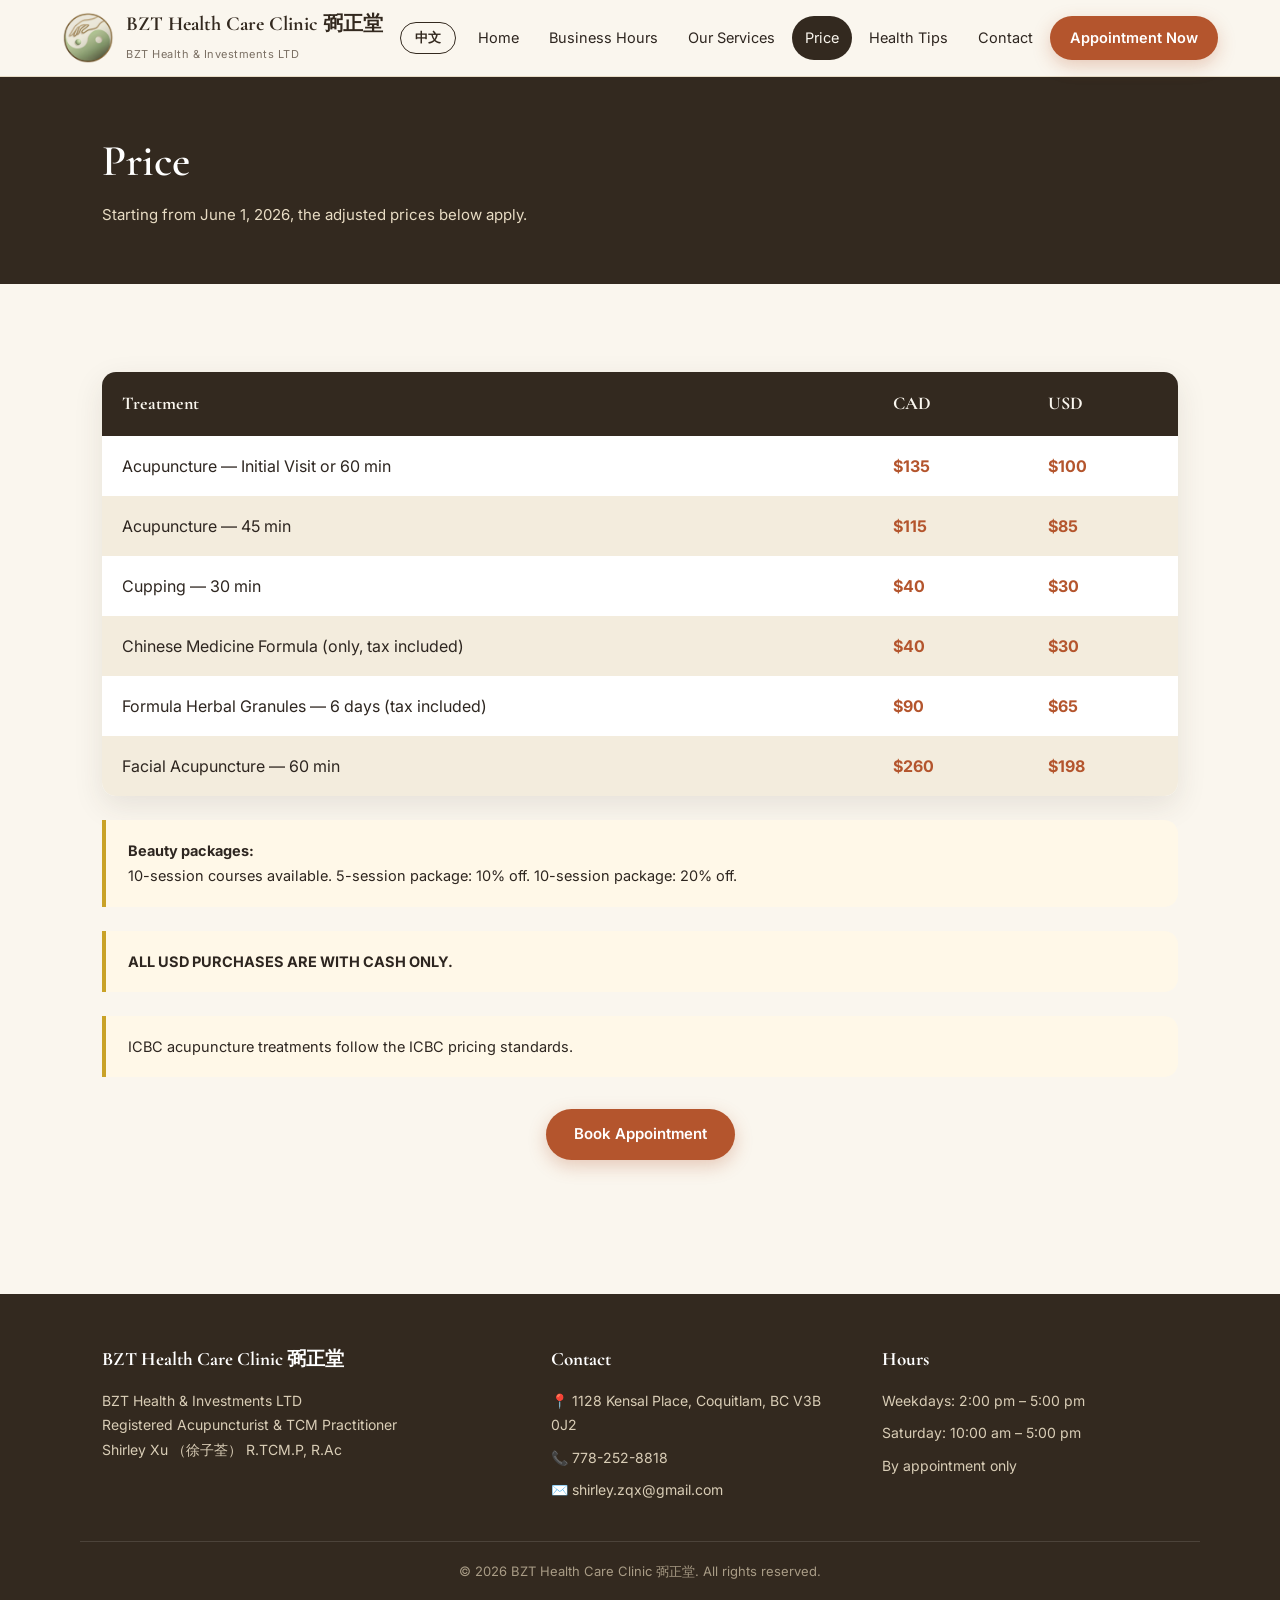
<file: price.html>
<!DOCTYPE html>
<html lang="en">
<head>
<meta charset="UTF-8">
<meta name="viewport" content="width=device-width, initial-scale=1.0">
<title data-title-zh="收费标准 | BZT Health Care Clinic 弼正堂" data-title-en="Price | BZT Health Care Clinic">Price | BZT Health Care Clinic</title>
<meta name="description" content="Treatment prices at BZT Health Care Clinic: acupuncture, cupping, herbal medicine, facial acupuncture.">
<link rel="preconnect" href="https://fonts.googleapis.com"><link rel="preconnect" href="https://fonts.gstatic.com" crossorigin>
<link href="https://fonts.googleapis.com/css2?family=Cormorant+Garamond:wght@500;600;700&family=Inter:wght@400;500;600;700&display=swap" rel="stylesheet">
<link rel="stylesheet" href="css/style.css"><link rel="icon" href="images/logo.png">
</head>
<body>
<header class="site-header"><div class="header-inner">
<a class="brand" href="index.html"><img src="images/logo.png" alt="logo"><span><span class="brand-name">BZT Health Care Clinic 弼正堂</span><br><span class="brand-sub">BZT Health &amp; Investments LTD</span></span></a>
<button class="nav-toggle" aria-label="Menu">☰</button><button class="lang-toggle" type="button">EN</button>
<nav class="main-nav"><a href="index.html"><span class="t-en">Home</span><span class="t-zh">首页</span></a><a href="business-hours.html"><span class="t-en">Business Hours</span><span class="t-zh">营业时间</span></a><a href="services.html"><span class="t-en">Our Services</span><span class="t-zh">服务项目</span></a><a href="price.html" class="active"><span class="t-en">Price</span><span class="t-zh">价格</span></a><a href="health-tips.html"><span class="t-en">Health Tips</span><span class="t-zh">健康贴士</span></a><a href="contact.html"><span class="t-en">Contact</span><span class="t-zh">联系我们</span></a><a href="contact.html#booking" class="btn" style="padding:9px 20px"><span class="t-en">Appointment Now</span><span class="t-zh">立即预约</span></a></nav>
</div></header>
<section class="page-hero"><div class="container"><h1><span class="t-en">Price</span><span class="t-zh">收费标准</span></h1><p class="t-en">Starting from June 1, 2026, the adjusted prices below apply.</p><p class="t-zh">自 2026 年 6 月 1 日起执行以下调整后价格。</p></div></section>
<div class="container"><section class="section">
<table class="price-table">
<thead><tr><th><span class="t-en">Treatment</span><span class="t-zh">项目</span></th><th>CAD</th><th>USD</th></tr></thead>
<tbody>
<tr><td><span class="t-en">Acupuncture — Initial Visit or 60 min</span><br><span class="t-zh">针灸（初诊或 60 分钟）</span></td><td class="amount">$135</td><td class="amount">$100</td></tr>
<tr><td><span class="t-en">Acupuncture — 45 min</span><br><span class="t-zh">针灸（45 分钟）</span></td><td class="amount">$115</td><td class="amount">$85</td></tr>
<tr><td><span class="t-en">Cupping — 30 min</span><br><span class="t-zh">拔罐（30 分钟）</span></td><td class="amount">$40</td><td class="amount">$30</td></tr>
<tr><td><span class="t-en">Chinese Medicine Formula (only, tax included)</span><br><span class="t-zh">中药处方（仅处方，含税）</span></td><td class="amount">$40</td><td class="amount">$30</td></tr>
<tr><td><span class="t-en">Formula Herbal Granules — 6 days (tax included)</span><br><span class="t-zh">科学中药速溶颗粒（6 天，含税）</span></td><td class="amount">$90</td><td class="amount">$65</td></tr>
<tr><td><span class="t-en">Facial Acupuncture — 60 min</span><br><span class="t-zh">面部美容（含拨筋、针灸、面膜，共 60 分钟）</span></td><td class="amount">$260</td><td class="amount">$198</td></tr>
</tbody>
</table>
<div class="note-box">
<strong><span class="t-en">Beauty packages:</span><span class="t-zh">美容疗程：</span></strong><br>
<span class="t-en">10-session courses available. 5-session package: 10% off. 10-session package: 20% off.</span><span class="t-zh">美容疗程 10 次为一疗程；5 次套餐 9 折；10 次套餐 8 折。含全身调理 + 面部针对性提升修复，详情请邮件咨询。</span>
</div>
<div class="note-box"><strong class="t-en">ALL USD PURCHASES ARE WITH CASH ONLY.</strong><strong class="t-zh">美元支付仅收现金。</strong></div>
<div class="note-box"><span class="t-en">ICBC acupuncture treatments follow the ICBC pricing standards.</span><span class="t-zh">ICBC 针灸治疗按 ICBC 标准收费。</span></div>
<p class="center mt-4"><a href="contact.html#booking" class="btn"><span class="t-en">Book Appointment</span><span class="t-zh">预约</span></a></p>
</section></div>
<footer class="site-footer">
  <div class="footer-inner">
    <div>
      <h4>BZT Health Care Clinic 弼正堂</h4>
      <p>BZT Health &amp; Investments LTD<br><span class="t-en">Registered Acupuncturist &amp; TCM Practitioner</span><span class="t-zh">注册针灸师 &amp; 注册中医师</span><br>Shirley Xu （徐子荃） R.TCM.P, R.Ac</p>
    </div>
    <div>
      <h4><span class="t-en">Contact</span><span class="t-zh">联系</span></h4>
      <ul>
        <li>📍 1128 Kensal Place, Coquitlam, BC V3B 0J2</li>
        <li>📞 <a href="tel:+17782528818">778-252-8818</a></li>
        <li>✉️ <a href="mailto:shirley.zqx@gmail.com">shirley.zqx@gmail.com</a></li>
      </ul>
    </div>
    <div>
      <h4><span class="t-en">Hours</span><span class="t-zh">营业时间</span></h4>
      <ul>
        <li><span class="t-en">Weekdays</span><span class="t-zh">工作日</span>: 2:00 pm – 5:00 pm</li>
        <li><span class="t-en">Saturday</span><span class="t-zh">周六</span>: 10:00 am – 5:00 pm</li>
        <li><span class="t-en">By appointment only</span><span class="t-zh">仅限预约</span></li>
      </ul>
    </div>
  </div>
  <div class="footer-bottom">© <span id="year">2026</span> BZT Health Care Clinic 弼正堂. <span class="t-en">All rights reserved.</span><span class="t-zh">版权所有。</span></div>
</footer>
<script src="js/main.js"></script></body></html>
</file>
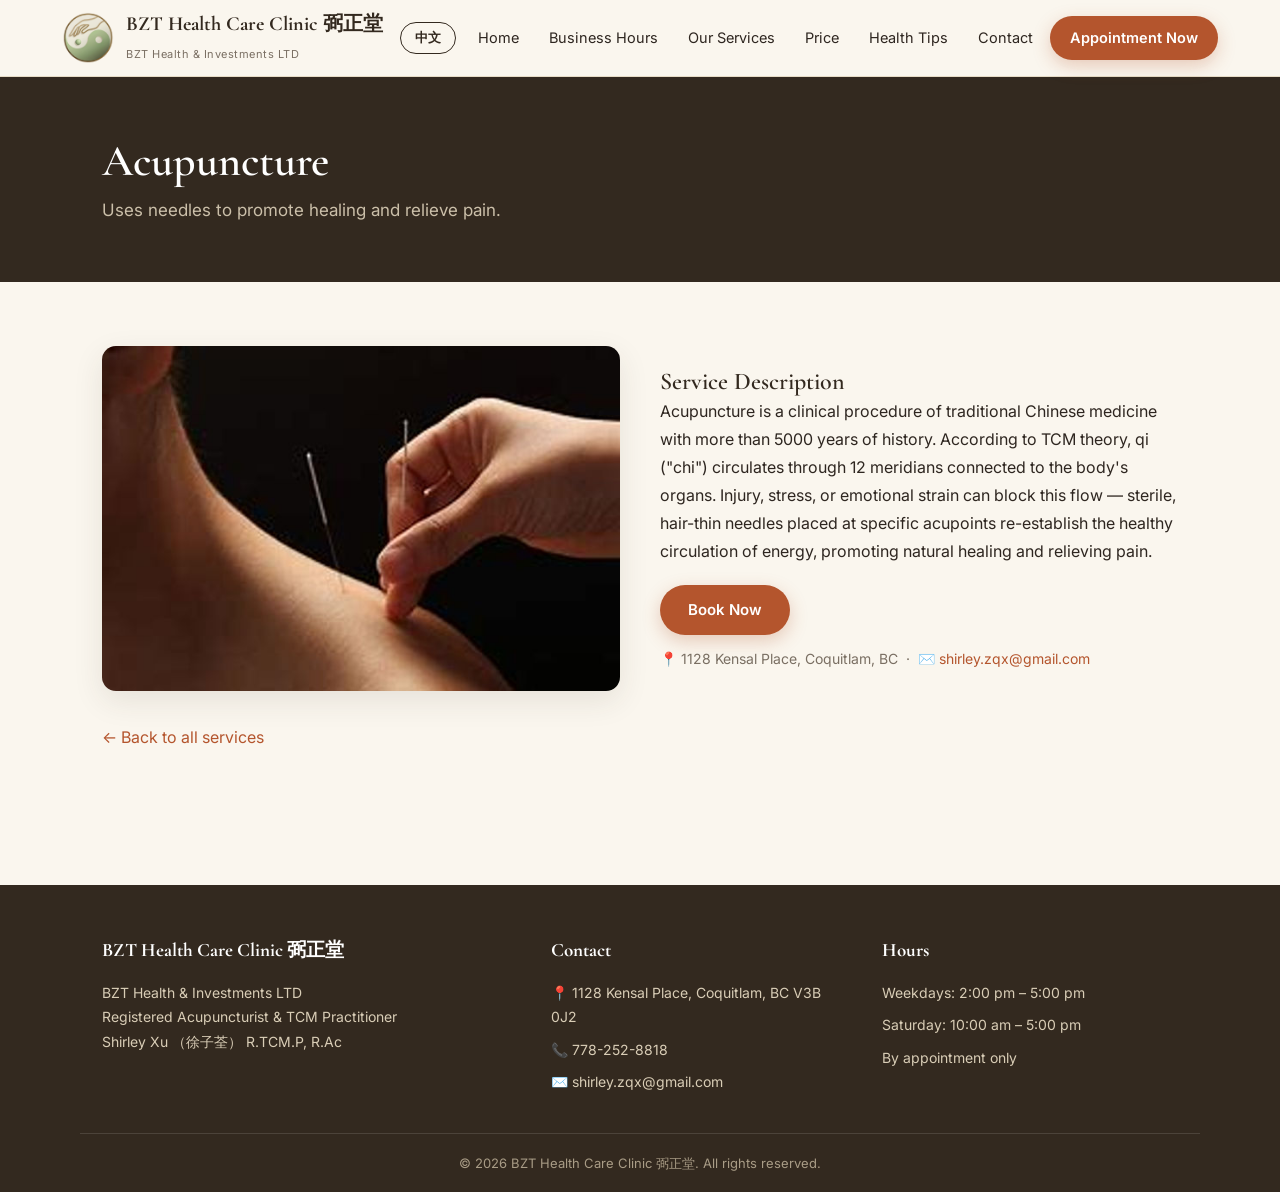
<file: service-acupuncture.html>
<!DOCTYPE html>
<html lang="en">
<head>
<meta charset="UTF-8">
<meta name="viewport" content="width=device-width, initial-scale=1.0">
<title data-title-zh="针灸 | BZT Health Care Clinic 弼正堂" data-title-en="Acupuncture | BZT Health Care Clinic">Acupuncture | BZT Health Care Clinic</title>
<link rel="preconnect" href="https://fonts.googleapis.com"><link rel="preconnect" href="https://fonts.gstatic.com" crossorigin>
<link href="https://fonts.googleapis.com/css2?family=Cormorant+Garamond:wght@500;600;700&family=Inter:wght@400;500;600;700&display=swap" rel="stylesheet">
<link rel="stylesheet" href="css/style.css"><link rel="icon" href="images/logo.png">
</head>
<body>
<header class="site-header"><div class="header-inner">
<a class="brand" href="index.html"><img src="images/logo.png" alt="logo"><span><span class="brand-name">BZT Health Care Clinic 弼正堂</span><br><span class="brand-sub">BZT Health &amp; Investments LTD</span></span></a>
<button class="nav-toggle" aria-label="Menu">☰</button><button class="lang-toggle" type="button">EN</button>
<nav class="main-nav"><a href="index.html"><span class="t-en">Home</span><span class="t-zh">首页</span></a><a href="business-hours.html"><span class="t-en">Business Hours</span><span class="t-zh">营业时间</span></a><a href="services.html"><span class="t-en">Our Services</span><span class="t-zh">服务项目</span></a><a href="price.html"><span class="t-en">Price</span><span class="t-zh">价格</span></a><a href="health-tips.html"><span class="t-en">Health Tips</span><span class="t-zh">健康贴士</span></a><a href="contact.html"><span class="t-en">Contact</span><span class="t-zh">联系我们</span></a><a href="contact.html#booking" class="btn" style="padding:9px 20px"><span class="t-en">Appointment Now</span><span class="t-zh">立即预约</span></a></nav>
</div></header>
<section class="page-hero"><div class="container"><h1><span class="t-en">Acupuncture</span> <span class="t-zh">针灸</span></h1><p class="t-en" style="color:#cbbfa9;font-size:17px;margin-top:6px">Uses needles to promote healing and relieve pain.</p><p class="t-zh" style="color:#cbbfa9;font-size:17px;margin-top:6px">以针刺激穴位，促进愈合、缓解疼痛。</p></div></section>
<div class="container"><section class="section">
<div class="two-col" style="align-items:center"><div><img class="rounded" src="images/svc-acupuncture.jpg" alt="Acupuncture treatment" style="width:100%"></div>
<div><h2><span class="t-en">Service Description</span><span class="t-zh">服务介绍</span></h2>
<p class="t-en">Acupuncture is a clinical procedure of traditional Chinese medicine with more than 5000 years of history. According to TCM theory, qi ("chi") circulates through 12 meridians connected to the body's organs. Injury, stress, or emotional strain can block this flow — sterile, hair-thin needles placed at specific acupoints re-establish the healthy circulation of energy, promoting natural healing and relieving pain.</p>
<p class="zh mt-2 t-zh">针灸是拥有五千多年历史的中医临床疗法。“气”沿十二经络运行，损伤、压力或情绪波动会阻滞气血；无菌毫针刺激特定穴位，可恢复气的正常运行，促进自愈、缓解疼痛。</p>
<p class="mt-3"><a href="contact.html#booking" class="btn"><span class="t-en">Book Now</span><span class="t-zh">预约</span></a></p>
<p class="mt-2" style="font-size:14px;color:var(--muted)">📍 1128 Kensal Place, Coquitlam, BC &nbsp;·&nbsp; ✉️ <a href="mailto:shirley.zqx@gmail.com">shirley.zqx@gmail.com</a></p>
</div></div>
<p class="mt-4"><a href="services.html"><span class="t-en">← Back to all services</span><span class="t-zh">← 返回服务总览</span></a></p>
</section></div>
<footer class="site-footer">
  <div class="footer-inner">
    <div>
      <h4>BZT Health Care Clinic 弼正堂</h4>
      <p>BZT Health &amp; Investments LTD<br><span class="t-en">Registered Acupuncturist &amp; TCM Practitioner</span><span class="t-zh">注册针灸师 &amp; 注册中医师</span><br>Shirley Xu （徐子荃） R.TCM.P, R.Ac</p>
    </div>
    <div>
      <h4><span class="t-en">Contact</span><span class="t-zh">联系</span></h4>
      <ul>
        <li>📍 1128 Kensal Place, Coquitlam, BC V3B 0J2</li>
        <li>📞 <a href="tel:+17782528818">778-252-8818</a></li>
        <li>✉️ <a href="mailto:shirley.zqx@gmail.com">shirley.zqx@gmail.com</a></li>
      </ul>
    </div>
    <div>
      <h4><span class="t-en">Hours</span><span class="t-zh">营业时间</span></h4>
      <ul>
        <li><span class="t-en">Weekdays</span><span class="t-zh">工作日</span>: 2:00 pm – 5:00 pm</li>
        <li><span class="t-en">Saturday</span><span class="t-zh">周六</span>: 10:00 am – 5:00 pm</li>
        <li><span class="t-en">By appointment only</span><span class="t-zh">仅限预约</span></li>
      </ul>
    </div>
  </div>
  <div class="footer-bottom">© <span id="year">2026</span> BZT Health Care Clinic 弼正堂. <span class="t-en">All rights reserved.</span><span class="t-zh">版权所有。</span></div>
</footer>
<script src="js/main.js"></script></body></html>
</file>
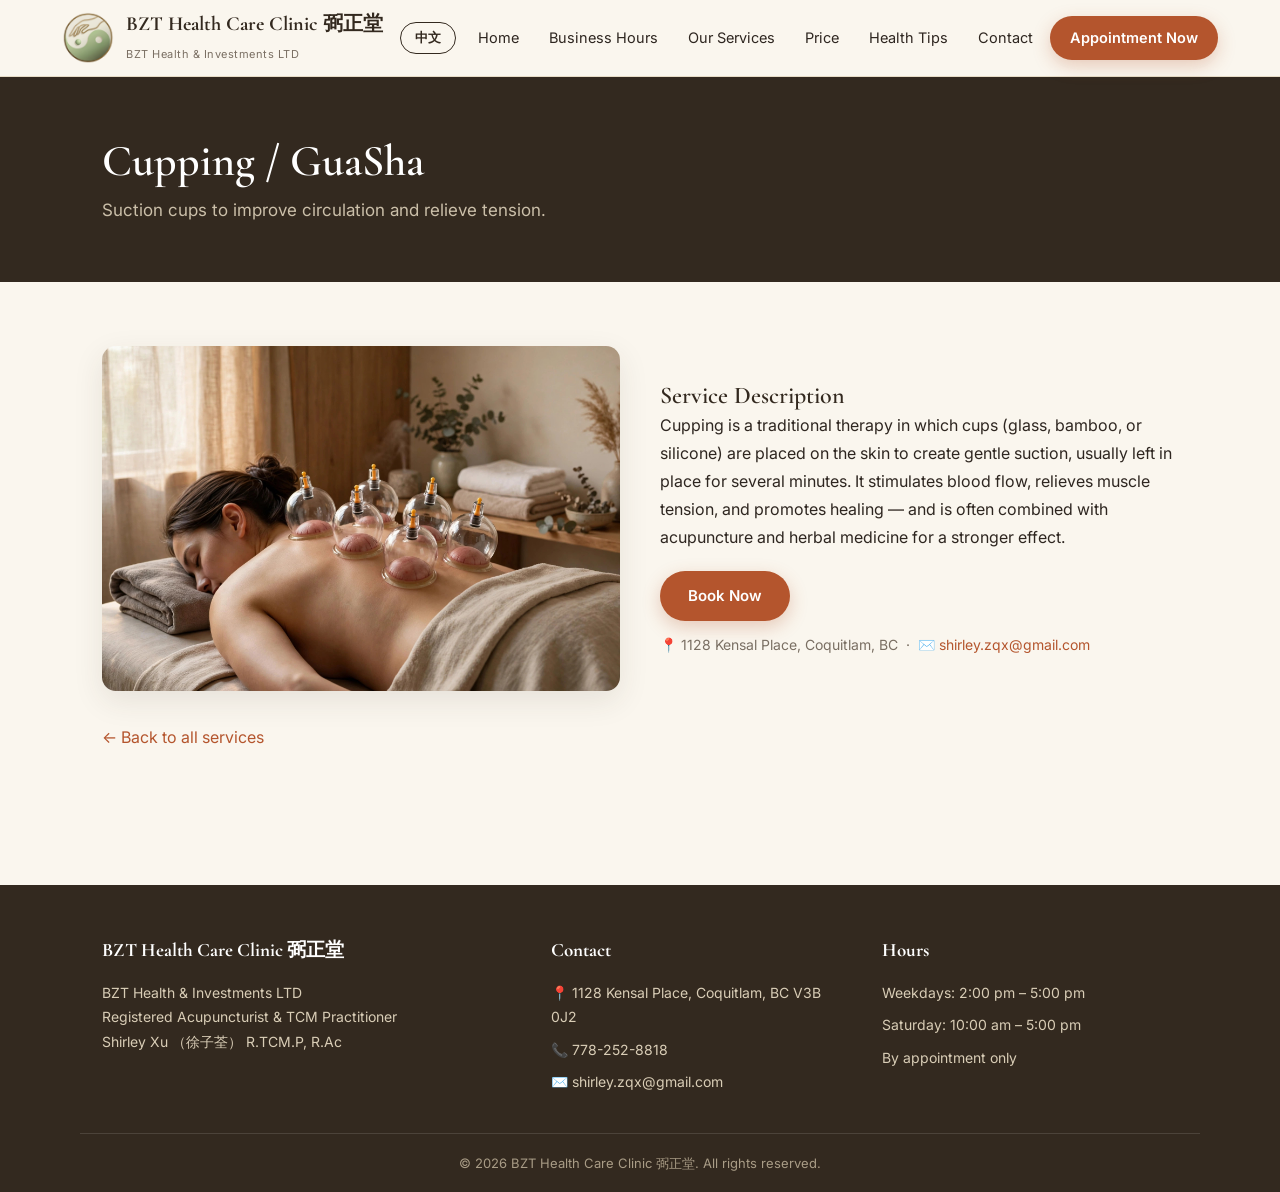
<file: service-cupping.html>
<!DOCTYPE html>
<html lang="en">
<head>
<meta charset="UTF-8">
<meta name="viewport" content="width=device-width, initial-scale=1.0">
<title data-title-zh="拔罐/刮痧 | BZT Health Care Clinic 弼正堂" data-title-en="Cupping / GuaSha | BZT Health Care Clinic">Cupping / GuaSha | BZT Health Care Clinic</title>
<link rel="preconnect" href="https://fonts.googleapis.com"><link rel="preconnect" href="https://fonts.gstatic.com" crossorigin>
<link href="https://fonts.googleapis.com/css2?family=Cormorant+Garamond:wght@500;600;700&family=Inter:wght@400;500;600;700&display=swap" rel="stylesheet">
<link rel="stylesheet" href="css/style.css"><link rel="icon" href="images/logo.png">
</head>
<body>
<header class="site-header"><div class="header-inner">
<a class="brand" href="index.html"><img src="images/logo.png" alt="logo"><span><span class="brand-name">BZT Health Care Clinic 弼正堂</span><br><span class="brand-sub">BZT Health &amp; Investments LTD</span></span></a>
<button class="nav-toggle" aria-label="Menu">☰</button><button class="lang-toggle" type="button">EN</button>
<nav class="main-nav"><a href="index.html"><span class="t-en">Home</span><span class="t-zh">首页</span></a><a href="business-hours.html"><span class="t-en">Business Hours</span><span class="t-zh">营业时间</span></a><a href="services.html"><span class="t-en">Our Services</span><span class="t-zh">服务项目</span></a><a href="price.html"><span class="t-en">Price</span><span class="t-zh">价格</span></a><a href="health-tips.html"><span class="t-en">Health Tips</span><span class="t-zh">健康贴士</span></a><a href="contact.html"><span class="t-en">Contact</span><span class="t-zh">联系我们</span></a><a href="contact.html#booking" class="btn" style="padding:9px 20px"><span class="t-en">Appointment Now</span><span class="t-zh">立即预约</span></a></nav>
</div></header>
<section class="page-hero"><div class="container"><h1><span class="t-en">Cupping / GuaSha</span> <span class="t-zh">拔罐 / 刮痧</span></h1><p class="t-en" style="color:#cbbfa9;font-size:17px;margin-top:6px">Suction cups to improve circulation and relieve tension.</p><p class="t-zh" style="color:#cbbfa9;font-size:17px;margin-top:6px">负压罐具改善循环、缓解紧张。</p></div></section>
<div class="container"><section class="section">
<div class="two-col" style="align-items:center"><div><img class="rounded" src="images/svc-cupping.jpg" alt="Cupping therapy" style="width:100%"></div>
<div><h2><span class="t-en">Service Description</span><span class="t-zh">服务介绍</span></h2>
<p class="t-en">Cupping is a traditional therapy in which cups (glass, bamboo, or silicone) are placed on the skin to create gentle suction, usually left in place for several minutes. It stimulates blood flow, relieves muscle tension, and promotes healing — and is often combined with acupuncture and herbal medicine for a stronger effect.</p>
<p class="zh mt-2 t-zh">拔罐是将罐具（玻璃、竹、硅胶）置于皮肤上产生负压吸附，一般留置数分钟。可促进血液循环、缓解肌肉紧张、加速恢复，常与针灸、中药配合使用，效果更佳。</p>
<p class="mt-3"><a href="contact.html#booking" class="btn"><span class="t-en">Book Now</span><span class="t-zh">预约</span></a></p>
<p class="mt-2" style="font-size:14px;color:var(--muted)">📍 1128 Kensal Place, Coquitlam, BC &nbsp;·&nbsp; ✉️ <a href="mailto:shirley.zqx@gmail.com">shirley.zqx@gmail.com</a></p>
</div></div>
<p class="mt-4"><a href="services.html"><span class="t-en">← Back to all services</span><span class="t-zh">← 返回服务总览</span></a></p>
</section></div>
<footer class="site-footer">
  <div class="footer-inner">
    <div>
      <h4>BZT Health Care Clinic 弼正堂</h4>
      <p>BZT Health &amp; Investments LTD<br><span class="t-en">Registered Acupuncturist &amp; TCM Practitioner</span><span class="t-zh">注册针灸师 &amp; 注册中医师</span><br>Shirley Xu （徐子荃） R.TCM.P, R.Ac</p>
    </div>
    <div>
      <h4><span class="t-en">Contact</span><span class="t-zh">联系</span></h4>
      <ul>
        <li>📍 1128 Kensal Place, Coquitlam, BC V3B 0J2</li>
        <li>📞 <a href="tel:+17782528818">778-252-8818</a></li>
        <li>✉️ <a href="mailto:shirley.zqx@gmail.com">shirley.zqx@gmail.com</a></li>
      </ul>
    </div>
    <div>
      <h4><span class="t-en">Hours</span><span class="t-zh">营业时间</span></h4>
      <ul>
        <li><span class="t-en">Weekdays</span><span class="t-zh">工作日</span>: 2:00 pm – 5:00 pm</li>
        <li><span class="t-en">Saturday</span><span class="t-zh">周六</span>: 10:00 am – 5:00 pm</li>
        <li><span class="t-en">By appointment only</span><span class="t-zh">仅限预约</span></li>
      </ul>
    </div>
  </div>
  <div class="footer-bottom">© <span id="year">2026</span> BZT Health Care Clinic 弼正堂. <span class="t-en">All rights reserved.</span><span class="t-zh">版权所有。</span></div>
</footer>
<script src="js/main.js"></script></body></html>
</file>
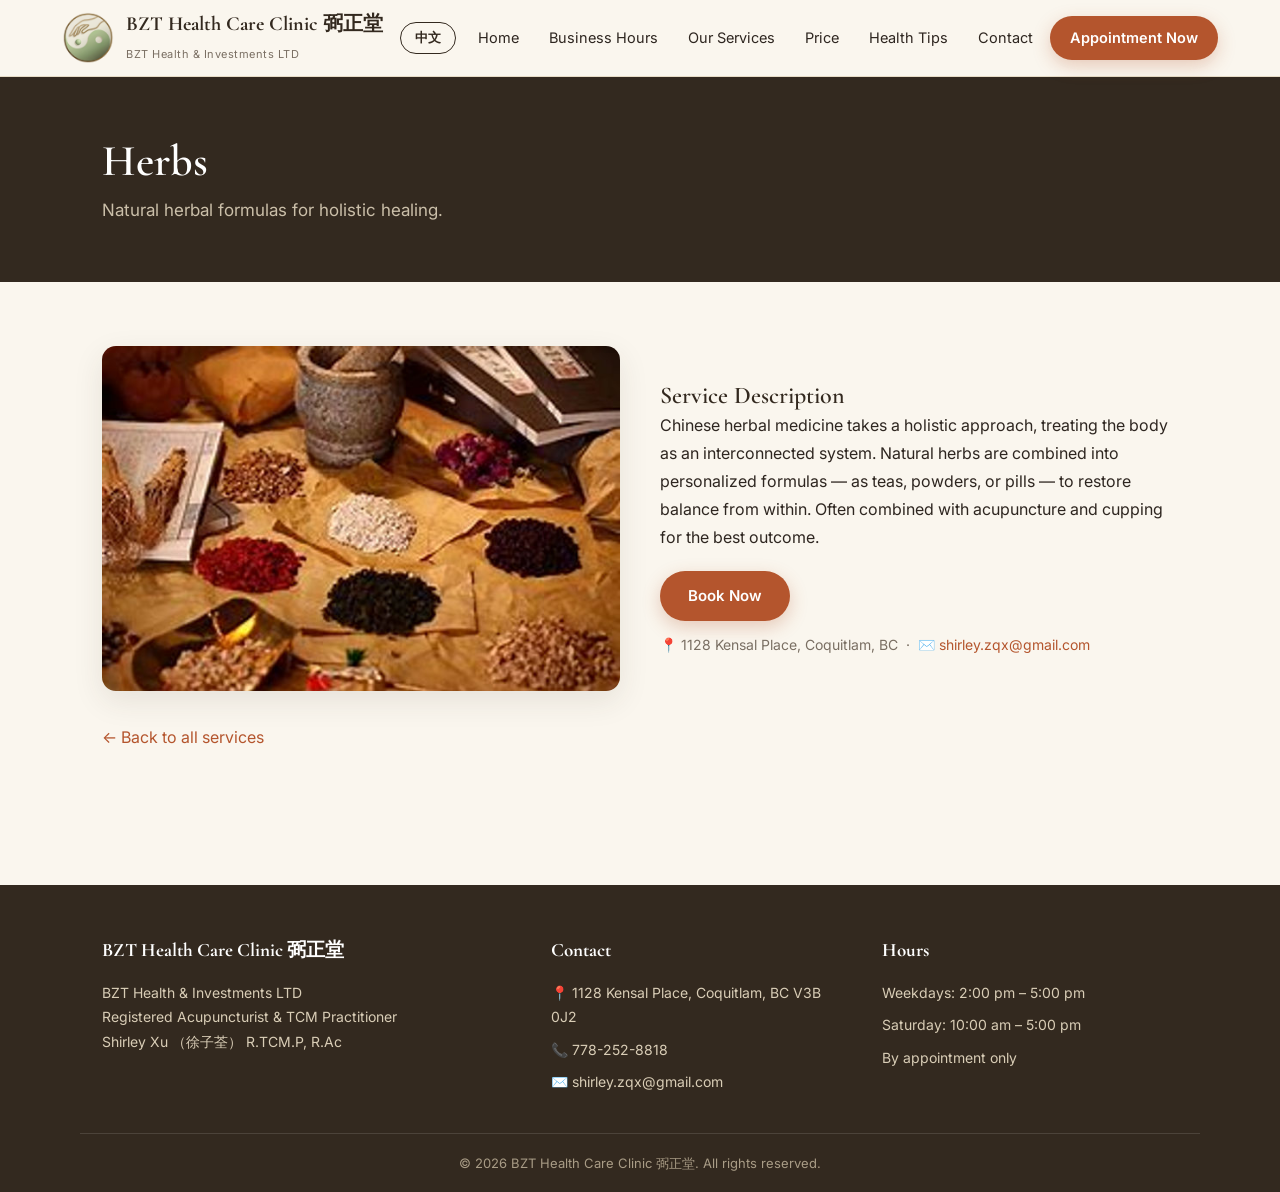
<file: service-herbs.html>
<!DOCTYPE html>
<html lang="en">
<head>
<meta charset="UTF-8">
<meta name="viewport" content="width=device-width, initial-scale=1.0">
<title data-title-zh="中药 | BZT Health Care Clinic 弼正堂" data-title-en="Herbs | BZT Health Care Clinic">Herbs | BZT Health Care Clinic</title>
<link rel="preconnect" href="https://fonts.googleapis.com"><link rel="preconnect" href="https://fonts.gstatic.com" crossorigin>
<link href="https://fonts.googleapis.com/css2?family=Cormorant+Garamond:wght@500;600;700&family=Inter:wght@400;500;600;700&display=swap" rel="stylesheet">
<link rel="stylesheet" href="css/style.css"><link rel="icon" href="images/logo.png">
</head>
<body>
<header class="site-header"><div class="header-inner">
<a class="brand" href="index.html"><img src="images/logo.png" alt="logo"><span><span class="brand-name">BZT Health Care Clinic 弼正堂</span><br><span class="brand-sub">BZT Health &amp; Investments LTD</span></span></a>
<button class="nav-toggle" aria-label="Menu">☰</button><button class="lang-toggle" type="button">EN</button>
<nav class="main-nav"><a href="index.html"><span class="t-en">Home</span><span class="t-zh">首页</span></a><a href="business-hours.html"><span class="t-en">Business Hours</span><span class="t-zh">营业时间</span></a><a href="services.html"><span class="t-en">Our Services</span><span class="t-zh">服务项目</span></a><a href="price.html"><span class="t-en">Price</span><span class="t-zh">价格</span></a><a href="health-tips.html"><span class="t-en">Health Tips</span><span class="t-zh">健康贴士</span></a><a href="contact.html"><span class="t-en">Contact</span><span class="t-zh">联系我们</span></a><a href="contact.html#booking" class="btn" style="padding:9px 20px"><span class="t-en">Appointment Now</span><span class="t-zh">立即预约</span></a></nav>
</div></header>
<section class="page-hero"><div class="container"><h1><span class="t-en">Herbs</span> <span class="t-zh">中药</span></h1><p class="t-en" style="color:#cbbfa9;font-size:17px;margin-top:6px">Natural herbal formulas for holistic healing.</p><p class="t-zh" style="color:#cbbfa9;font-size:17px;margin-top:6px">天然草药配伍，整体调理。</p></div></section>
<div class="container"><section class="section">
<div class="two-col" style="align-items:center"><div><img class="rounded" src="images/svc-herbs.jpg" alt="Chinese herbs 中药" style="width:100%"></div>
<div><h2><span class="t-en">Service Description</span><span class="t-zh">服务介绍</span></h2>
<p class="t-en">Chinese herbal medicine takes a holistic approach, treating the body as an interconnected system. Natural herbs are combined into personalized formulas — as teas, powders, or pills — to restore balance from within. Often combined with acupuncture and cupping for the best outcome.</p>
<p class="zh mt-2 t-zh">中药强调整体观念，视人体为相互关联的系统。天然草药配伍成方（汤剂、散剂、丸剂），从内调理恢复平衡，常与针灸、拔罐配合使用，疗效更佳。</p>
<p class="mt-3"><a href="contact.html#booking" class="btn"><span class="t-en">Book Now</span><span class="t-zh">预约</span></a></p>
<p class="mt-2" style="font-size:14px;color:var(--muted)">📍 1128 Kensal Place, Coquitlam, BC &nbsp;·&nbsp; ✉️ <a href="mailto:shirley.zqx@gmail.com">shirley.zqx@gmail.com</a></p>
</div></div>
<p class="mt-4"><a href="services.html"><span class="t-en">← Back to all services</span><span class="t-zh">← 返回服务总览</span></a></p>
</section></div>
<footer class="site-footer">
  <div class="footer-inner">
    <div>
      <h4>BZT Health Care Clinic 弼正堂</h4>
      <p>BZT Health &amp; Investments LTD<br><span class="t-en">Registered Acupuncturist &amp; TCM Practitioner</span><span class="t-zh">注册针灸师 &amp; 注册中医师</span><br>Shirley Xu （徐子荃） R.TCM.P, R.Ac</p>
    </div>
    <div>
      <h4><span class="t-en">Contact</span><span class="t-zh">联系</span></h4>
      <ul>
        <li>📍 1128 Kensal Place, Coquitlam, BC V3B 0J2</li>
        <li>📞 <a href="tel:+17782528818">778-252-8818</a></li>
        <li>✉️ <a href="mailto:shirley.zqx@gmail.com">shirley.zqx@gmail.com</a></li>
      </ul>
    </div>
    <div>
      <h4><span class="t-en">Hours</span><span class="t-zh">营业时间</span></h4>
      <ul>
        <li><span class="t-en">Weekdays</span><span class="t-zh">工作日</span>: 2:00 pm – 5:00 pm</li>
        <li><span class="t-en">Saturday</span><span class="t-zh">周六</span>: 10:00 am – 5:00 pm</li>
        <li><span class="t-en">By appointment only</span><span class="t-zh">仅限预约</span></li>
      </ul>
    </div>
  </div>
  <div class="footer-bottom">© <span id="year">2026</span> BZT Health Care Clinic 弼正堂. <span class="t-en">All rights reserved.</span><span class="t-zh">版权所有。</span></div>
</footer>
<script src="js/main.js"></script></body></html>
</file>
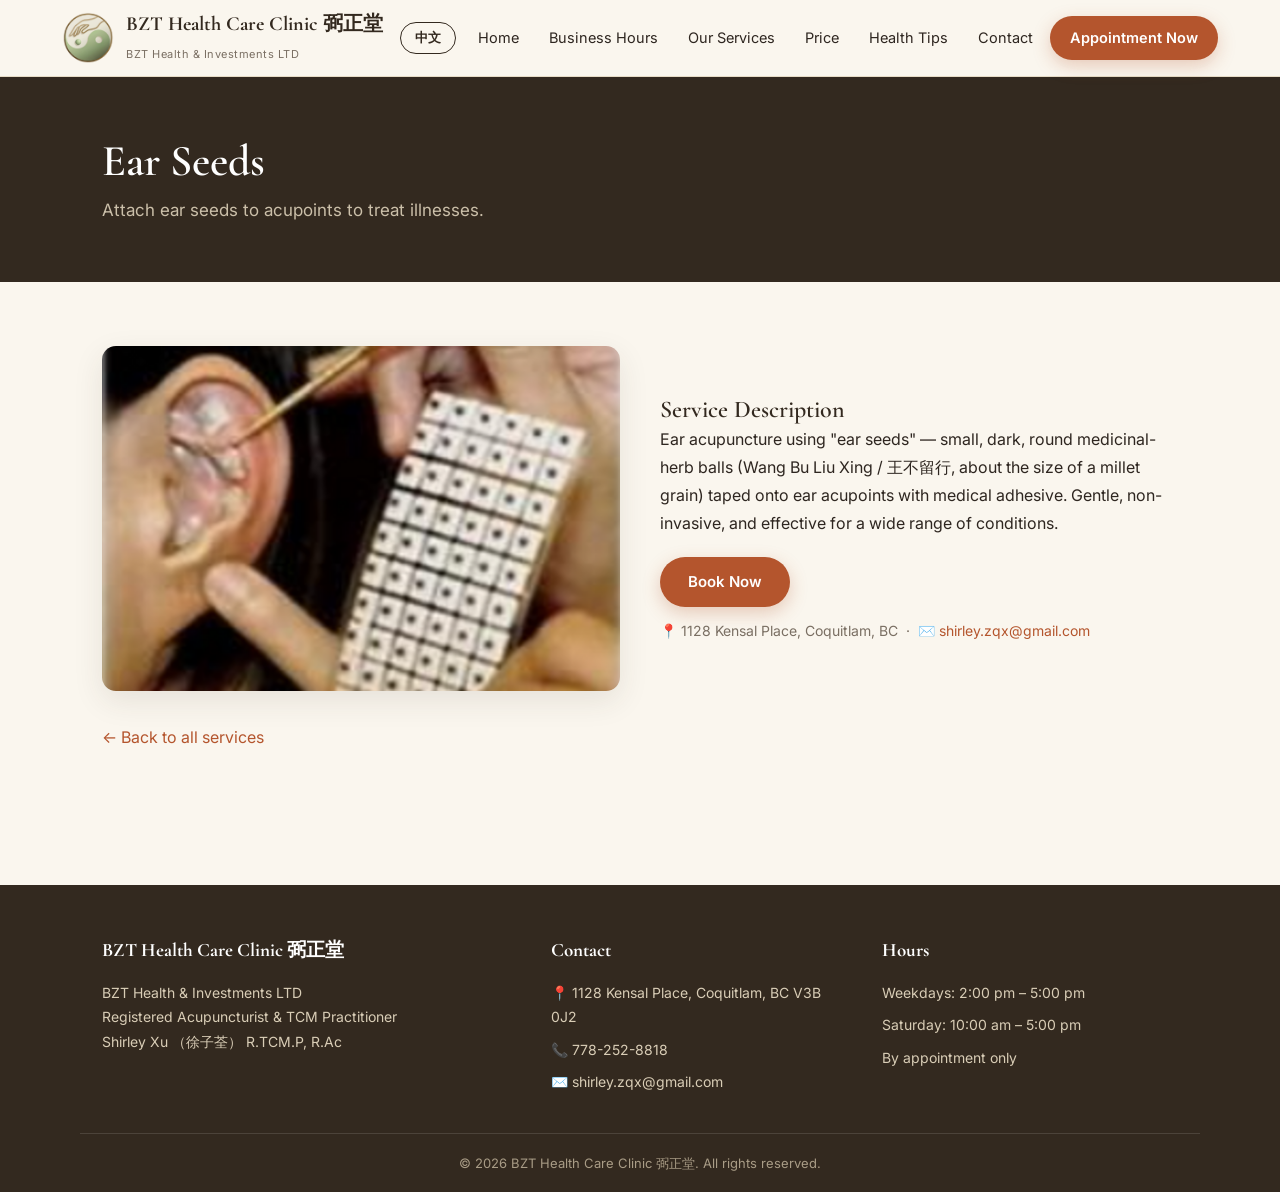
<file: service-moxibustion.html>
<!DOCTYPE html>
<html lang="en">
<head>
<meta charset="UTF-8">
<meta name="viewport" content="width=device-width, initial-scale=1.0">
<title data-title-zh="贴耳豆 | BZT Health Care Clinic 弼正堂" data-title-en="Ear Seeds | BZT Health Care Clinic">Ear Seeds | BZT Health Care Clinic</title>
<link rel="preconnect" href="https://fonts.googleapis.com"><link rel="preconnect" href="https://fonts.gstatic.com" crossorigin>
<link href="https://fonts.googleapis.com/css2?family=Cormorant+Garamond:wght@500;600;700&family=Inter:wght@400;500;600;700&display=swap" rel="stylesheet">
<link rel="stylesheet" href="css/style.css"><link rel="icon" href="images/logo.png">
</head>
<body>
<header class="site-header"><div class="header-inner">
<a class="brand" href="index.html"><img src="images/logo.png" alt="logo"><span><span class="brand-name">BZT Health Care Clinic 弼正堂</span><br><span class="brand-sub">BZT Health &amp; Investments LTD</span></span></a>
<button class="nav-toggle" aria-label="Menu">☰</button><button class="lang-toggle" type="button">EN</button>
<nav class="main-nav"><a href="index.html"><span class="t-en">Home</span><span class="t-zh">首页</span></a><a href="business-hours.html"><span class="t-en">Business Hours</span><span class="t-zh">营业时间</span></a><a href="services.html"><span class="t-en">Our Services</span><span class="t-zh">服务项目</span></a><a href="price.html"><span class="t-en">Price</span><span class="t-zh">价格</span></a><a href="health-tips.html"><span class="t-en">Health Tips</span><span class="t-zh">健康贴士</span></a><a href="contact.html"><span class="t-en">Contact</span><span class="t-zh">联系我们</span></a><a href="contact.html#booking" class="btn" style="padding:9px 20px"><span class="t-en">Appointment Now</span><span class="t-zh">立即预约</span></a></nav>
</div></header>
<section class="page-hero"><div class="container"><h1><span class="t-en">Ear Seeds</span> <span class="t-zh">贴耳豆</span></h1><p class="t-en" style="color:#cbbfa9;font-size:17px;margin-top:6px">Attach ear seeds to acupoints to treat illnesses.</p><p class="t-zh" style="color:#cbbfa9;font-size:17px;margin-top:6px">耳穴贴压，调理诸疾。</p></div></section>
<div class="container"><section class="section">
<div class="two-col" style="align-items:center"><div><img class="rounded" src="images/svc-moxibustion.png" alt="Ear seeds 贴耳豆" style="width:100%"></div>
<div><h2><span class="t-en">Service Description</span><span class="t-zh">服务介绍</span></h2>
<p class="t-en">Ear acupuncture using "ear seeds" — small, dark, round medicinal-herb balls (Wang Bu Liu Xing / 王不留行, about the size of a millet grain) taped onto ear acupoints with medical adhesive. Gentle, non-invasive, and effective for a wide range of conditions.</p>
<p class="zh mt-2 t-zh">贴耳豆属耳针疗法：将王不留行籽（小米粒大小、灰黑色药丸）以医用胶布贴压于耳部穴位，温和无创，可调理多种病症。</p>
<p class="mt-3"><a href="contact.html#booking" class="btn"><span class="t-en">Book Now</span><span class="t-zh">预约</span></a></p>
<p class="mt-2" style="font-size:14px;color:var(--muted)">📍 1128 Kensal Place, Coquitlam, BC &nbsp;·&nbsp; ✉️ <a href="mailto:shirley.zqx@gmail.com">shirley.zqx@gmail.com</a></p>
</div></div>
<p class="mt-4"><a href="services.html"><span class="t-en">← Back to all services</span><span class="t-zh">← 返回服务总览</span></a></p>
</section></div>
<footer class="site-footer">
  <div class="footer-inner">
    <div>
      <h4>BZT Health Care Clinic 弼正堂</h4>
      <p>BZT Health &amp; Investments LTD<br><span class="t-en">Registered Acupuncturist &amp; TCM Practitioner</span><span class="t-zh">注册针灸师 &amp; 注册中医师</span><br>Shirley Xu （徐子荃） R.TCM.P, R.Ac</p>
    </div>
    <div>
      <h4><span class="t-en">Contact</span><span class="t-zh">联系</span></h4>
      <ul>
        <li>📍 1128 Kensal Place, Coquitlam, BC V3B 0J2</li>
        <li>📞 <a href="tel:+17782528818">778-252-8818</a></li>
        <li>✉️ <a href="mailto:shirley.zqx@gmail.com">shirley.zqx@gmail.com</a></li>
      </ul>
    </div>
    <div>
      <h4><span class="t-en">Hours</span><span class="t-zh">营业时间</span></h4>
      <ul>
        <li><span class="t-en">Weekdays</span><span class="t-zh">工作日</span>: 2:00 pm – 5:00 pm</li>
        <li><span class="t-en">Saturday</span><span class="t-zh">周六</span>: 10:00 am – 5:00 pm</li>
        <li><span class="t-en">By appointment only</span><span class="t-zh">仅限预约</span></li>
      </ul>
    </div>
  </div>
  <div class="footer-bottom">© <span id="year">2026</span> BZT Health Care Clinic 弼正堂. <span class="t-en">All rights reserved.</span><span class="t-zh">版权所有。</span></div>
</footer>
<script src="js/main.js"></script></body></html>
</file>
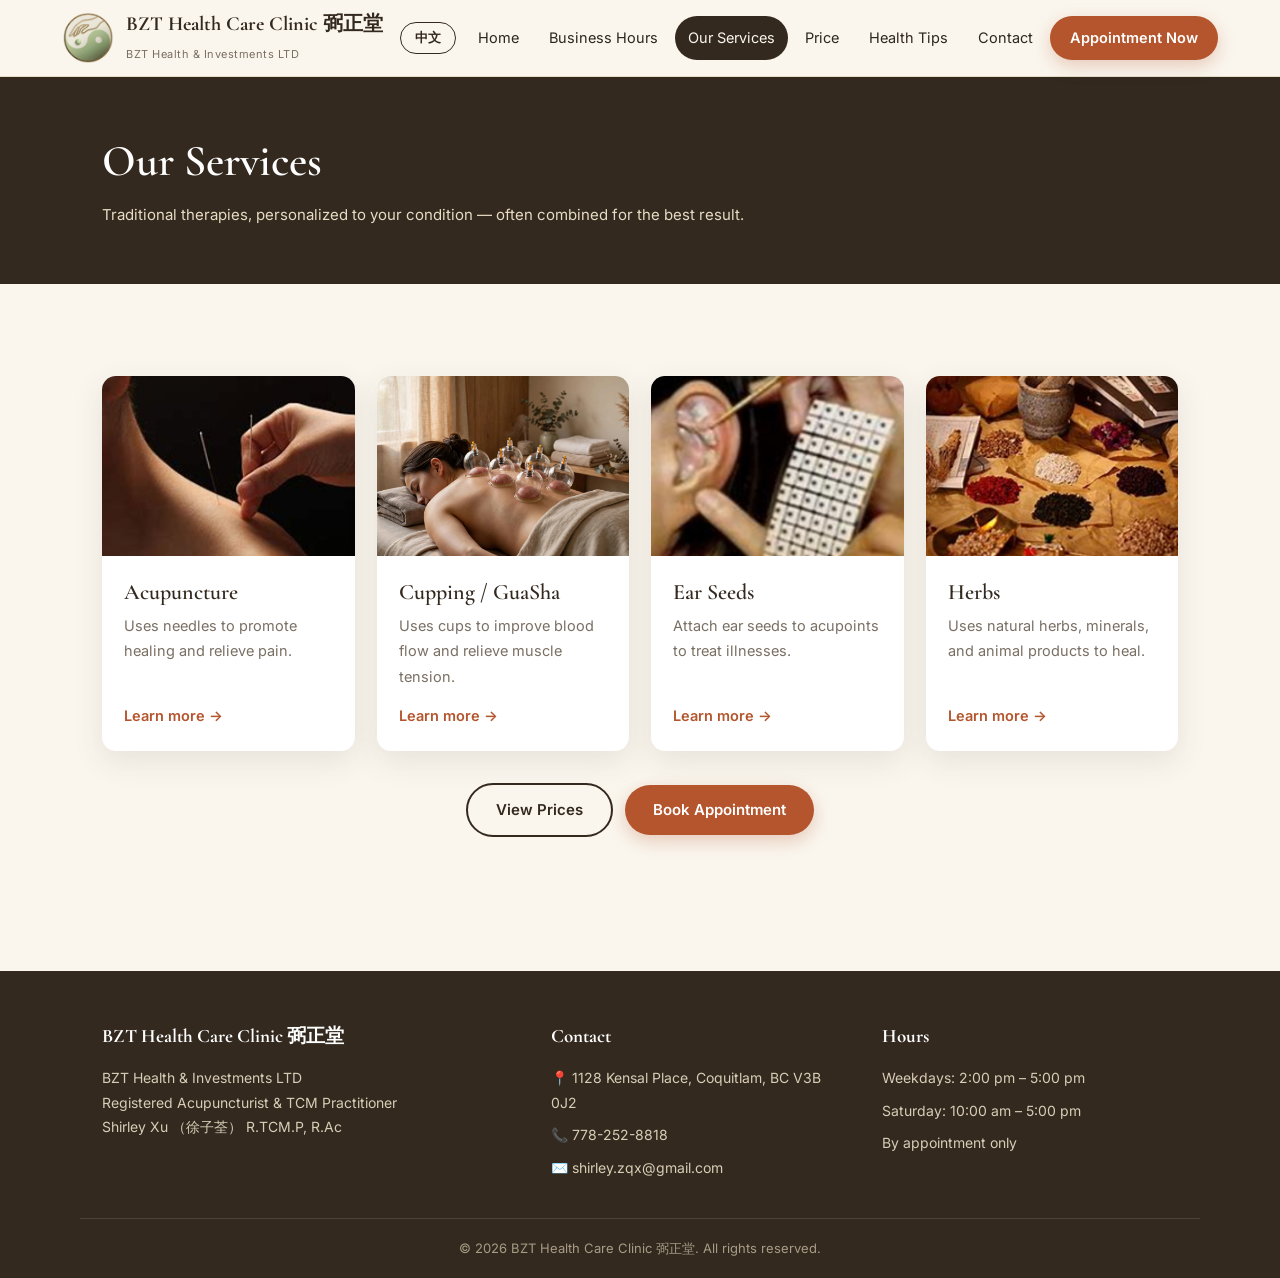
<file: services.html>
<!DOCTYPE html>
<html lang="en">
<head>
<meta charset="UTF-8">
<meta name="viewport" content="width=device-width, initial-scale=1.0">
<title data-title-zh="服务项目 | BZT Health Care Clinic 弼正堂" data-title-en="Our Services | BZT Health Care Clinic">Our Services | BZT Health Care Clinic</title>
<meta name="description" content="Acupuncture, cupping/GuaSha, ear seeds, Chinese herbs — services at BZT Health Care Clinic, Coquitlam BC.">
<link rel="preconnect" href="https://fonts.googleapis.com">
<link rel="preconnect" href="https://fonts.gstatic.com" crossorigin>
<link href="https://fonts.googleapis.com/css2?family=Cormorant+Garamond:wght@500;600;700&family=Inter:wght@400;500;600;700&display=swap" rel="stylesheet">
<link rel="stylesheet" href="css/style.css">
<link rel="icon" href="images/logo.png">
</head>
<body>
<header class="site-header">
  <div class="header-inner">
    <a class="brand" href="index.html">
      <img src="images/logo.png" alt="BZT Health Care Clinic logo">
      <span><span class="brand-name">BZT Health Care Clinic 弼正堂</span><br><span class="brand-sub">BZT Health &amp; Investments LTD</span></span>
    </a>
    <button class="nav-toggle" aria-label="Menu">☰</button><button class="lang-toggle" type="button">EN</button>
    <nav class="main-nav"><a href="index.html"><span class="t-en">Home</span><span class="t-zh">首页</span></a><a href="business-hours.html"><span class="t-en">Business Hours</span><span class="t-zh">营业时间</span></a><a href="services.html" class="active"><span class="t-en">Our Services</span><span class="t-zh">服务项目</span></a><a href="price.html"><span class="t-en">Price</span><span class="t-zh">价格</span></a><a href="health-tips.html"><span class="t-en">Health Tips</span><span class="t-zh">健康贴士</span></a><a href="contact.html"><span class="t-en">Contact</span><span class="t-zh">联系我们</span></a><a href="contact.html#booking" class="btn" style="padding:9px 20px"><span class="t-en">Appointment Now</span><span class="t-zh">立即预约</span></a></nav>
  </div>
</header>

<section class="page-hero">
  <div class="container">
    <h1><span class="t-en">Our Services</span><span class="t-zh">服务项目</span></h1>
    <p class="t-en">Traditional therapies, personalized to your condition — often combined for the best result.</p>
    <p class="t-zh">传统疗法，依个人体质量身定制——常多法并用，效果更佳。</p>
  </div>
</section>

<div class="container">
  <section class="section">
    <div class="cards">
      <a class="card" href="service-acupuncture.html">
        <img src="images/svc-acupuncture.jpg" alt="Acupuncture 针灸">
        <div class="card-body"><h3><span class="t-en">Acupuncture</span><span class="t-zh">针灸</span></h3><p class="t-en">Uses needles to promote healing and relieve pain.</p><p class="t-zh" style="font-size:13px;color:var(--muted)">以针刺激穴位，促进愈合、缓解疼痛。</p><span class="card-link"><span class="t-en">Learn more →</span><span class="t-zh">了解更多 →</span></span></div>
      </a>
      <a class="card" href="service-cupping.html">
        <img src="images/svc-cupping.jpg" alt="Cupping 拔罐 / GuaSha 刮痧">
        <div class="card-body"><h3><span class="t-en">Cupping / GuaSha</span><span class="t-zh">拔罐 / 刮痧</span></h3><p class="t-en">Uses cups to improve blood flow and relieve muscle tension.</p><p class="t-zh" style="font-size:13px;color:var(--muted)">改善血液循环，缓解肌肉紧张。</p><span class="card-link"><span class="t-en">Learn more →</span><span class="t-zh">了解更多 →</span></span></div>
      </a>
      <a class="card" href="service-moxibustion.html">
        <img src="images/svc-moxibustion.png" alt="Ear seeds 贴耳豆">
        <div class="card-body"><h3><span class="t-en">Ear Seeds</span><span class="t-zh">贴耳豆</span></h3><p class="t-en">Attach ear seeds to acupoints to treat illnesses.</p><p class="t-zh" style="font-size:13px;color:var(--muted)">耳穴贴压，调理诸疾。</p><span class="card-link"><span class="t-en">Learn more →</span><span class="t-zh">了解更多 →</span></span></div>
      </a>
      <a class="card" href="service-herbs.html">
        <img src="images/svc-herbs.jpg" alt="Herbs 中药">
        <div class="card-body"><h3><span class="t-en">Herbs</span><span class="t-zh">中药</span></h3><p class="t-en">Uses natural herbs, minerals, and animal products to heal.</p><p class="t-zh" style="font-size:13px;color:var(--muted)">天然草药配伍，整体调理。</p><span class="card-link"><span class="t-en">Learn more →</span><span class="t-zh">了解更多 →</span></span></div>
      </a>
    </div>
    <p class="center mt-4"><a href="price.html" class="btn btn-outline"><span class="t-en">View Prices</span><span class="t-zh">查看收费</span></a> &nbsp; <a href="contact.html#booking" class="btn"><span class="t-en">Book Appointment</span><span class="t-zh">预约</span></a></p>
  </section>
</div>

<footer class="site-footer">
  <div class="footer-inner">
    <div>
      <h4>BZT Health Care Clinic 弼正堂</h4>
      <p>BZT Health &amp; Investments LTD<br><span class="t-en">Registered Acupuncturist &amp; TCM Practitioner</span><span class="t-zh">注册针灸师 &amp; 注册中医师</span><br>Shirley Xu （徐子荃） R.TCM.P, R.Ac</p>
    </div>
    <div>
      <h4><span class="t-en">Contact</span><span class="t-zh">联系</span></h4>
      <ul>
        <li>📍 1128 Kensal Place, Coquitlam, BC V3B 0J2</li>
        <li>📞 <a href="tel:+17782528818">778-252-8818</a></li>
        <li>✉️ <a href="mailto:shirley.zqx@gmail.com">shirley.zqx@gmail.com</a></li>
      </ul>
    </div>
    <div>
      <h4><span class="t-en">Hours</span><span class="t-zh">营业时间</span></h4>
      <ul>
        <li><span class="t-en">Weekdays</span><span class="t-zh">工作日</span>: 2:00 pm – 5:00 pm</li>
        <li><span class="t-en">Saturday</span><span class="t-zh">周六</span>: 10:00 am – 5:00 pm</li>
        <li><span class="t-en">By appointment only</span><span class="t-zh">仅限预约</span></li>
      </ul>
    </div>
  </div>
  <div class="footer-bottom">© <span id="year">2026</span> BZT Health Care Clinic 弼正堂. <span class="t-en">All rights reserved.</span><span class="t-zh">版权所有。</span></div>
</footer>
<script src="js/main.js"></script>
</body>
</html>
</file>
<file: css/style.css>
/* BZT Health Care Clinic 弼正堂 — global styles */
:root {
  --cream: #faf6ee;
  --cream-dark: #f3ecdd;
  --ink: #2e2620;
  --brown: #4a382c;
  --brown-deep: #33291f;
  --rust: #b4552d;
  --rust-dark: #96421f;
  --gold: #c9a227;
  --green: #2e7d4f;
  --gray-warm: #efe8d8;
  --white: #ffffff;
  --muted: #7a6f63;
  --shadow: 0 10px 30px rgba(62, 47, 37, 0.10);
  --radius: 14px;
  --font-serif: "Cormorant Garamond", "Songti SC", "STSong", serif;
  --font-sans: "Inter", "PingFang SC", "Microsoft YaHei", -apple-system, sans-serif;
}

* { margin: 0; padding: 0; box-sizing: border-box; }

html { scroll-behavior: smooth; }

body {
  font-family: var(--font-sans);
  background: var(--cream);
  color: var(--ink);
  line-height: 1.75;
  font-size: 16px;
  -webkit-font-smoothing: antialiased;
}

img { max-width: 100%; height: auto; display: block; }

a { color: var(--rust); text-decoration: none; }
a:hover { color: var(--rust-dark); }

h1, h2, h3, .serif {
  font-family: var(--font-serif);
  font-weight: 600;
  line-height: 1.3;
  color: var(--brown-deep);
}

.zh { color: var(--muted); }

.container { max-width: 1120px; margin: 0 auto; padding: 0 22px; }
.section { padding: 64px 0; }
.section-sm { padding: 40px 0; }

/* ---------- header / nav ---------- */
.site-header {
  position: sticky; top: 0; z-index: 100;
  background: rgba(250, 246, 238, 0.96);
  backdrop-filter: blur(8px);
  border-bottom: 1px solid #e7dcc6;
}
.header-inner {
  display: flex; align-items: center; justify-content: space-between;
  max-width: 1200px; margin: 0 auto; padding: 10px 22px;
}
.brand { display: flex; align-items: center; gap: 12px; }
.brand img { width: 52px; height: 52px; object-fit: contain; }
.brand-name { font-family: var(--font-serif); font-size: 20px; font-weight: 700; color: var(--brown-deep); line-height: 1.25; }
.brand-sub { font-size: 11px; color: var(--muted); letter-spacing: 0.5px; }

.main-nav { display: flex; align-items: center; gap: 4px; }
.main-nav a {
  padding: 9px 13px; border-radius: 999px; font-size: 14.5px; color: var(--ink);
  white-space: nowrap; transition: background 0.2s;
}
.main-nav a:hover { background: var(--gray-warm); color: var(--brown-deep); }
.main-nav a.active { background: var(--brown-deep); color: var(--cream); }

.btn {
  display: inline-block; padding: 12px 28px; border-radius: 999px;
  background: var(--rust); color: #fff !important; font-weight: 600; font-size: 15px;
  border: none; cursor: pointer; transition: transform 0.15s, background 0.2s;
  box-shadow: 0 6px 18px rgba(180, 85, 45, 0.28);
}
.btn:hover { background: var(--rust-dark); transform: translateY(-1px); }
.btn-green { background: var(--green); box-shadow: 0 6px 18px rgba(46, 125, 79, 0.28); }
.btn-green:hover { background: #256b43; }
.btn-outline {
  background: transparent; color: var(--brown-deep) !important;
  border: 2px solid var(--brown-deep); box-shadow: none;
}
.btn-outline:hover { background: var(--brown-deep); color: var(--cream) !important; }

.nav-toggle { display: none; background: none; border: none; font-size: 26px; cursor: pointer; color: var(--brown-deep); padding: 6px; }

/* ---------- hero ---------- */
.hero {
  position: relative; min-height: 480px; display: flex; align-items: center;
  background: url("../images/hero.jpg") center/cover no-repeat;
  color: #fff;
}
.hero::before {
  content: ""; position: absolute; inset: 0;
  background: linear-gradient(100deg, rgba(30, 22, 16, 0.78) 0%, rgba(30, 22, 16, 0.45) 55%, rgba(30, 22, 16, 0.15) 100%);
}
.hero-inner { position: relative; z-index: 1; max-width: 1120px; margin: 0 auto; padding: 80px 22px; width: 100%; }
.hero h1 { color: #fff; font-size: clamp(34px, 5vw, 58px); margin-bottom: 10px; }
.hero .hero-zh { color: #f0e6d2; font-size: clamp(17px, 2.4vw, 22px); margin-bottom: 18px; }
.hero p.lead { color: #f5efe0; max-width: 560px; margin-bottom: 28px; font-size: 16.5px; }
.hero-cta { display: flex; gap: 14px; flex-wrap: wrap; }
.hero .btn-outline { border-color: #f5efe0; color: #f5efe0 !important; }
.hero .btn-outline:hover { background: #f5efe0; color: var(--brown-deep) !important; }

/* ---------- split panels ---------- */
.split {
  display: grid; grid-template-columns: 1fr 1fr; gap: 0;
  border-radius: var(--radius); overflow: hidden; box-shadow: var(--shadow);
  margin: 28px 0; background: var(--white);
}
.split .split-img { min-height: 280px; background-size: cover; background-position: center; }
.split .split-body { padding: 44px 40px; }
.split.dark .split-body { background: var(--brown-deep); color: #f2e9d8; }
.split.dark h2 { color: #fff; }
.split.dark .zh { color: #cbbfa9; }
.split h2 { font-size: 30px; margin-bottom: 6px; }
.split .zh-sub { font-size: 15px; margin-bottom: 16px; }

/* ---------- cards ---------- */
.cards { display: grid; grid-template-columns: repeat(auto-fit, minmax(240px, 1fr)); gap: 22px; margin-top: 28px; }
.card {
  background: var(--white); border-radius: var(--radius); overflow: hidden;
  box-shadow: var(--shadow); transition: transform 0.2s, box-shadow 0.2s;
  display: flex; flex-direction: column;
}
.card:hover { transform: translateY(-4px); box-shadow: 0 16px 36px rgba(62, 47, 37, 0.14); }
.card img { width: 100%; height: 180px; object-fit: cover; }
.card-body { padding: 22px; flex: 1; display: flex; flex-direction: column; }
.card-body h3 { font-size: 22px; margin-bottom: 6px; }
.card-body p { font-size: 14.5px; color: var(--muted); flex: 1; }
.card-body .card-link { margin-top: 14px; font-weight: 600; font-size: 14.5px; }

/* ---------- price table ---------- */
.price-table { width: 100%; border-collapse: collapse; background: var(--white); border-radius: var(--radius); overflow: hidden; box-shadow: var(--shadow); margin-top: 24px; }
.price-table th, .price-table td { padding: 16px 20px; text-align: left; }
.price-table thead th { background: var(--brown-deep); color: var(--cream); font-family: var(--font-serif); font-size: 18px; }
.price-table tbody tr:nth-child(even) { background: var(--cream-dark); }
.price-table tbody tr:hover { background: #f0e7d3; }
.price-table .amount { font-weight: 700; color: var(--rust); white-space: nowrap; }
.note-box {
  background: #fff8e8; border-left: 4px solid var(--gold);
  padding: 18px 22px; border-radius: 0 var(--radius) var(--radius) 0; margin: 24px 0;
  font-size: 14.5px;
}
.alert-green {
  background: #eef7f1; border-left: 4px solid var(--green);
  padding: 18px 22px; border-radius: 0 var(--radius) var(--radius) 0; margin: 24px 0;
  font-size: 15px; color: #1f5c37; font-weight: 600;
}

/* ---------- FAQ ---------- */
.faq { max-width: 860px; margin: 0 auto; }
.faq-item { background: var(--white); border-radius: var(--radius); margin-bottom: 14px; box-shadow: var(--shadow); overflow: hidden; }
.faq-q {
  width: 100%; text-align: left; background: none; border: none; cursor: pointer;
  padding: 20px 24px; font-family: var(--font-serif); font-size: 20px; font-weight: 600; color: var(--brown-deep);
  display: flex; justify-content: space-between; align-items: center; gap: 12px;
}
.faq-q .plus { font-size: 26px; color: var(--rust); flex-shrink: 0; transition: transform 0.25s; }
.faq-item.open .faq-q .plus { transform: rotate(45deg); }
.faq-a { max-height: 0; overflow: hidden; transition: max-height 0.35s ease; }
.faq-a-inner { padding: 0 24px 24px; font-size: 15px; }
.faq-a-inner ol, .faq-a-inner ul { margin: 10px 0 10px 22px; }
.faq-a-inner li { margin-bottom: 8px; }

/* ---------- conditions grid ---------- */
.cond-grid { display: grid; grid-template-columns: repeat(auto-fill, minmax(220px, 1fr)); gap: 10px 22px; margin-top: 18px; }
.cond-grid li { list-style: none; padding: 8px 0 8px 26px; position: relative; font-size: 14.5px; border-bottom: 1px dashed #e2d7bf; }
.cond-grid li::before { content: "✦"; position: absolute; left: 4px; color: var(--rust); }

/* ---------- health tips ---------- */
.tips-hero {
  background: url("../images/healthtips-bg.jpg") center/cover no-repeat;
  padding: 70px 0; position: relative;
}
.tips-hero::before { content: ""; position: absolute; inset: 0; background: rgba(250, 246, 238, 0.88); }
.tips-hero .container { position: relative; z-index: 1; }
.tip-cards { display: grid; grid-template-columns: repeat(auto-fill, minmax(150px, 1fr)); gap: 14px; margin-top: 24px; }
.tip-card {
  background: var(--white); border-radius: var(--radius); padding: 20px 16px; text-align: center;
  box-shadow: var(--shadow); transition: transform 0.2s; display: block; color: var(--ink);
}
.tip-card:hover { transform: translateY(-3px); }
.tip-card .num { font-family: var(--font-serif); font-size: 34px; color: #c9bfae; font-weight: 700; }
.tip-card h3 { font-size: 17px; margin: 6px 0; }
.tip-card p { font-size: 12.5px; color: var(--muted); }
.article { background: var(--white); border-radius: var(--radius); padding: 36px 34px; margin: 26px 0; box-shadow: var(--shadow); }
.article h2 { font-size: 28px; margin-bottom: 4px; }
.article h3 { font-size: 20px; margin: 22px 0 8px; color: var(--rust-dark); }
.article ol, .article ul { margin: 10px 0 10px 24px; }
.article li { margin-bottom: 8px; font-size: 15px; }
.article .en { color: var(--muted); font-size: 14px; }

/* ---------- contact / form ---------- */
.contact-grid { display: grid; grid-template-columns: 1fr 1fr; gap: 28px; margin-top: 28px; }
.contact-card { background: var(--white); border-radius: var(--radius); padding: 34px 30px; box-shadow: var(--shadow); }
.contact-card h3 { font-size: 22px; margin-bottom: 14px; }
.contact-row { display: flex; gap: 12px; align-items: flex-start; margin-bottom: 14px; font-size: 15px; }
.contact-row .icon { font-size: 20px; flex-shrink: 0; }
.qr-row { display: flex; gap: 26px; margin-top: 18px; flex-wrap: wrap; }
.qr-box { text-align: center; }
.qr-box img { width: 150px; height: 150px; border-radius: 10px; border: 1px solid #e2d7bf; }
.qr-box p { font-size: 13px; margin-top: 8px; color: var(--muted); }

.form-group { margin-bottom: 18px; }
.form-group label { display: block; font-weight: 600; margin-bottom: 6px; font-size: 14.5px; }
.form-group input, .form-group select, .form-group textarea {
  width: 100%; padding: 12px 14px; border: 1.5px solid #ddd0b8; border-radius: 10px;
  font-size: 15px; font-family: var(--font-sans); background: #fffdf8;
}
.form-group input:focus, .form-group select:focus, .form-group textarea:focus {
  outline: none; border-color: var(--rust); box-shadow: 0 0 0 3px rgba(180, 85, 45, 0.12);
}
.form-group textarea { min-height: 110px; resize: vertical; }
.form-row { display: grid; grid-template-columns: 1fr 1fr; gap: 14px; }
.form-note { font-size: 13px; color: var(--muted); margin-top: 12px; }
.form-success { display: none; background: #eef7f1; border: 1.5px solid var(--green); color: #1f5c37; padding: 16px 20px; border-radius: 10px; margin-bottom: 18px; font-weight: 600; }

.map-wrap { border-radius: var(--radius); overflow: hidden; box-shadow: var(--shadow); margin-top: 28px; }
.map-wrap iframe { width: 100%; height: 380px; border: 0; display: block; }

/* ---------- hours ---------- */
.hours-table { max-width: 640px; margin: 24px auto 0; background: var(--white); border-radius: var(--radius); overflow: hidden; box-shadow: var(--shadow); }
.hours-row { display: flex; justify-content: space-between; padding: 18px 28px; font-size: 16px; border-bottom: 1px solid var(--cream-dark); }
.hours-row:last-child { border-bottom: none; }
.hours-row .day { font-weight: 700; font-family: var(--font-serif); font-size: 18px; }
.hours-row.closed { color: var(--muted); }

/* ---------- footer ---------- */
.site-footer { background: var(--brown-deep); color: #d9cdb6; margin-top: 70px; }
.footer-inner { max-width: 1120px; margin: 0 auto; padding: 48px 22px 30px; display: grid; grid-template-columns: 1.4fr 1fr 1fr; gap: 34px; }
.site-footer h4 { color: #fff; font-family: var(--font-serif); font-size: 19px; margin-bottom: 14px; }
.site-footer a { color: #d9cdb6; }
.site-footer a:hover { color: #fff; }
.site-footer p, .site-footer li { font-size: 14px; margin-bottom: 8px; list-style: none; }
.footer-bottom { border-top: 1px solid rgba(255,255,255,0.12); padding: 18px 22px; text-align: center; font-size: 13px; color: #a99c86; max-width: 1120px; margin: 0 auto; }

/* ---------- page hero (inner pages) ---------- */
.page-hero { background: var(--brown-deep); color: var(--cream); padding: 56px 0; }
.page-hero h1 { color: #fff; font-size: clamp(30px, 4vw, 44px); }
.page-hero .zh-sub { color: #cbbfa9; font-size: 17px; margin-top: 6px; }
.page-hero p { color: #e8dcc4; max-width: 720px; margin-top: 12px; font-size: 15px; }

/* ---------- misc ---------- */
.center { text-align: center; }
.mt-2 { margin-top: 12px; } .mt-3 { margin-top: 20px; } .mt-4 { margin-top: 32px; }
.two-col { display: grid; grid-template-columns: 1fr 1fr; gap: 40px; align-items: start; }
.two-col img.rounded { border-radius: var(--radius); box-shadow: var(--shadow); }
.checklist { list-style: none; margin-top: 14px; }
.checklist li { padding: 8px 0 8px 30px; position: relative; font-size: 15px; }
.checklist li::before { content: "✓"; position: absolute; left: 4px; color: var(--green); font-weight: 700; }

/* ---------- responsive ---------- */
@media (max-width: 860px) {
  .main-nav {
    display: none; position: absolute; top: 100%; left: 0; right: 0;
    background: var(--cream); flex-direction: column; align-items: stretch;
    padding: 12px 18px 18px; border-bottom: 1px solid #e7dcc6;
    box-shadow: 0 18px 30px rgba(62, 47, 37, 0.12);
  }
  .main-nav.open { display: flex; }
  .main-nav a { padding: 12px 14px; }
  .main-nav .btn { text-align: center; margin-top: 8px; }
  .nav-toggle { display: block; }
  .split { grid-template-columns: 1fr; }
  .split .split-img { min-height: 200px; }
  .two-col { grid-template-columns: 1fr; }
  .contact-grid { grid-template-columns: 1fr; }
  .footer-inner { grid-template-columns: 1fr; }
  .form-row { grid-template-columns: 1fr; }
  .section { padding: 44px 0; }
  .hero { min-height: 420px; }
}

/* ---- Language toggle (一键中英切换) ---- */
html[data-lang="zh"] .t-en { display: none !important; }
html[data-lang="en"] .t-zh { display: none !important; }
.lang-toggle {
  border: 1.5px solid var(--brown-deep);
  background: transparent;
  color: var(--brown-deep);
  border-radius: 999px;
  padding: 6px 14px;
  font-size: 13px;
  font-weight: 700;
  cursor: pointer;
  margin-left: 8px;
  white-space: nowrap;
}
.lang-toggle:hover { background: var(--brown-deep); color: var(--cream); }
@media (max-width: 860px) {
  .lang-toggle { margin-left: 0; }
}
</file>
